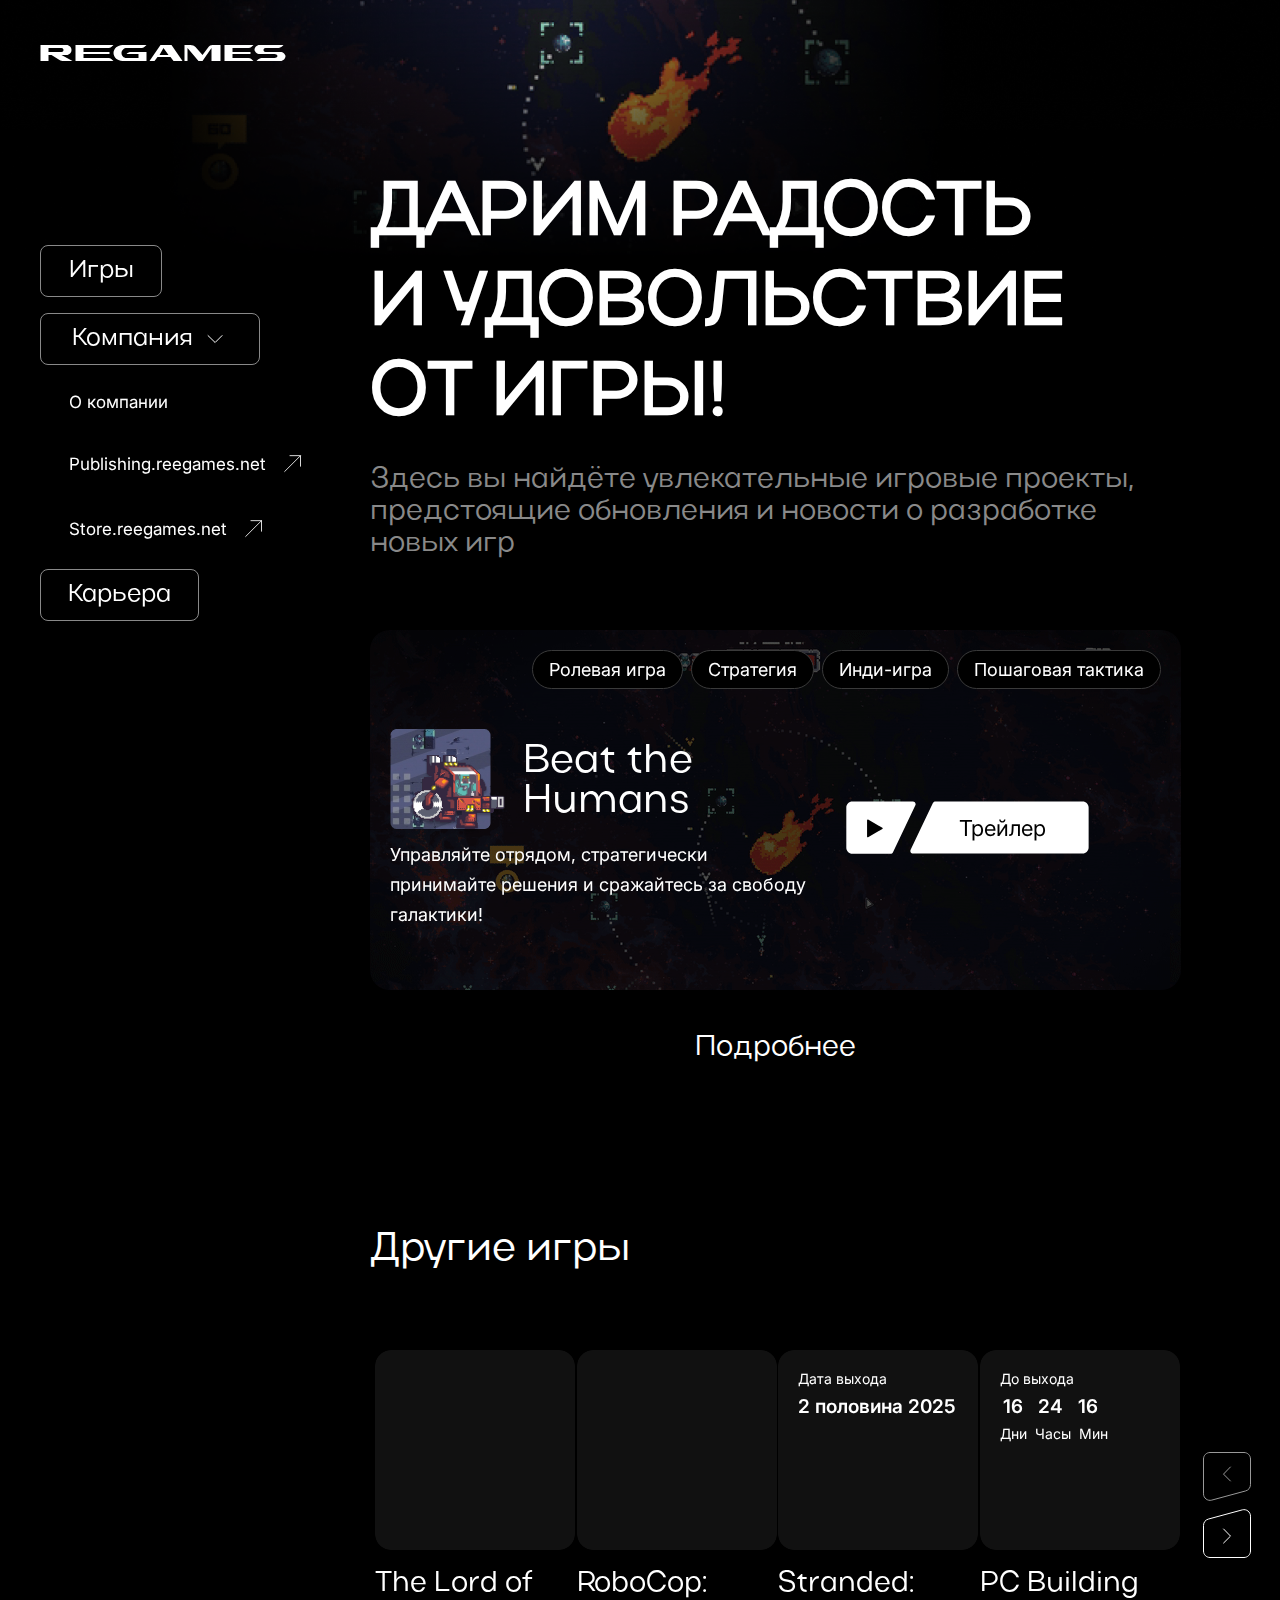
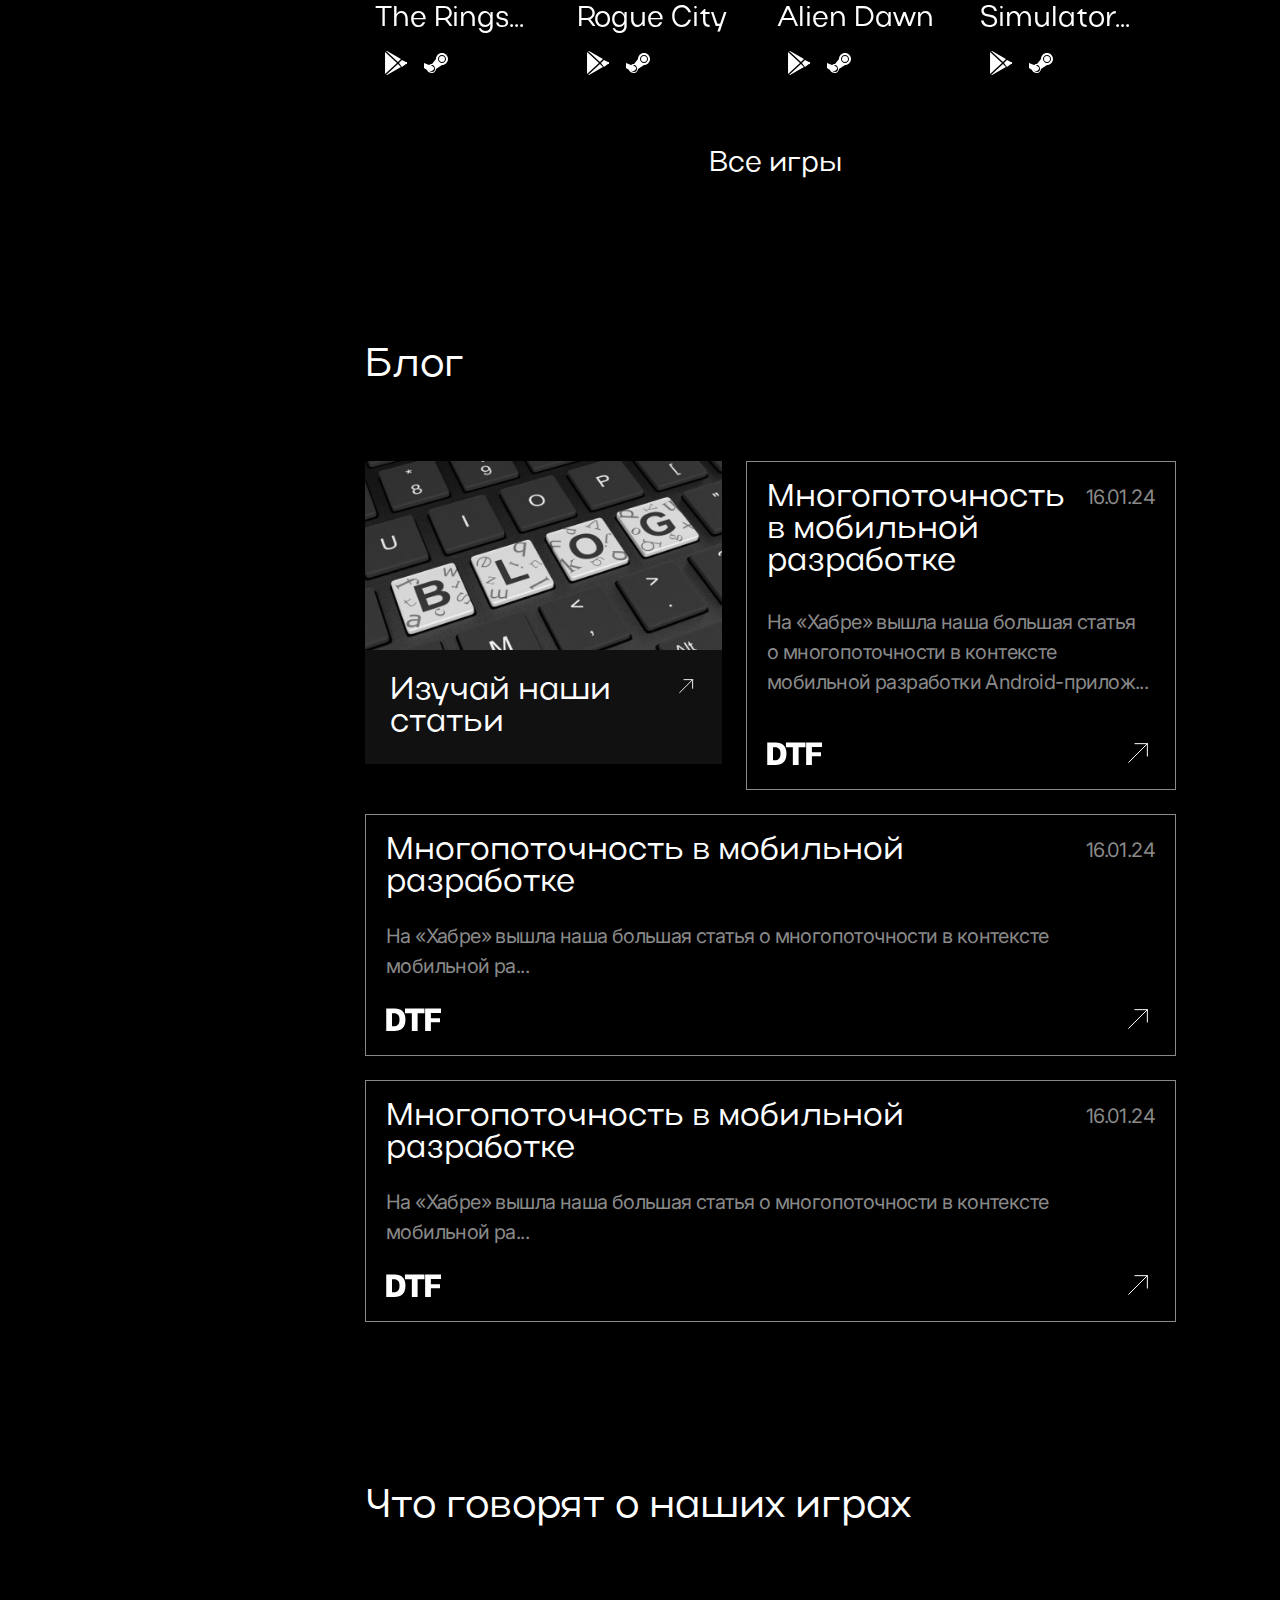
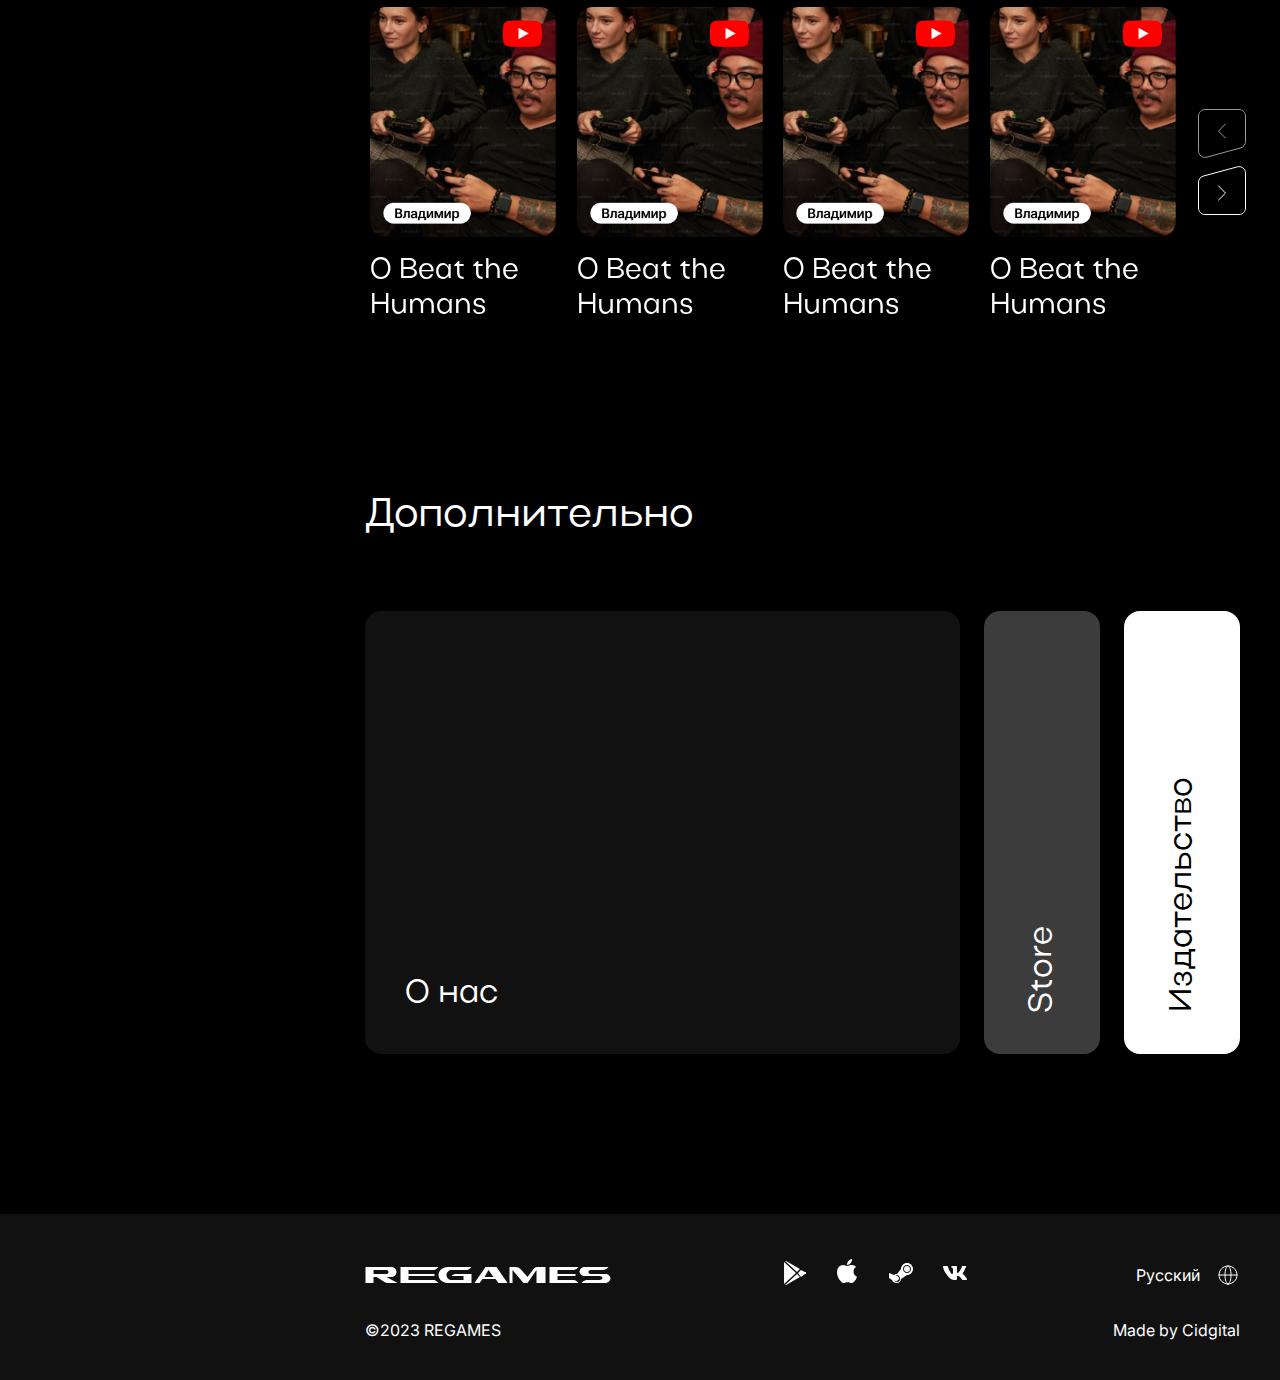
<file: index.html>
<!DOCTYPE html>
<html lang="en">

<head>
    <meta charset="UTF-8">
    <meta name="viewport" content="width=device-width, initial-scale=1.0">
    <title>Regames</title>
    <link rel="stylesheet" href="style.css">
    <link rel="stylesheet" href="https://cdn.jsdelivr.net/npm/swiper@11/swiper-bundle.min.css" />
</head>

<body class="human-body">
    <header class="header">
        <div class="menu">
            <a href="Beat_the_Humans.html" class="list">Игры</a>
            <a href="#" class="list list-company">Компания
                <svg width="25" height="24" viewBox="0 0 25 24" fill="none" xmlns="http://www.w3.org/2000/svg">
                    <path d="M19.0195 8.6L12.1195 15.5L5.01953 8.6" stroke="white" stroke-linecap="round"
                        stroke-linejoin="round" />
                </svg>
            </a>
            <div class="header-nav-dropdown-mobil">
                <a href="#" class="header-nav-dropdown-link-mobil">О компании</a>
                <a href="#" class="header-nav-dropdown-link-mobil">Publishing.reegames.net 
                    <svg width="33" height="32" viewBox="0 0 33 32" fill="none" xmlns="http://www.w3.org/2000/svg">
                        <path d="M6.6875 25.3333L25.3542 6.66663" stroke="white" stroke-linecap="round"
                            stroke-linejoin="round" />
                        <path d="M12.9102 6.66663H25.3546V19.1111" stroke="white" stroke-linecap="round"
                            stroke-linejoin="round" />
                    </svg>
                </a>
                <a href="#" class="header-nav-dropdown-link-mobil">Store.reegames.net 
                    <svg width="33" height="32" viewBox="0 0 33 32" fill="none" xmlns="http://www.w3.org/2000/svg">
                        <path d="M6.6875 25.3333L25.3542 6.66663" stroke="white" stroke-linecap="round"
                            stroke-linejoin="round" />
                        <path d="M12.9102 6.66663H25.3546V19.1111" stroke="white" stroke-linecap="round"
                            stroke-linejoin="round" />
                    </svg>
                </a>
            </div>
            <a href="#" class="list">Карьера</a>
        </div>
        <div class="header-top">

            <div class="header_left">
                <div class="stiky">
                    <a href="#" class="logo"><img src="img/Logo.svg" alt=""></a>
                    <nav class="header-nav">
                        <a class="header-nav-link" href="Beat_the_Humans.html">Игры</a>
                        <a class="header-nav-link header-nav-link-ss">Компания
                            <svg class="black-svg" width="25" height="24" viewBox="0 0 25 24" fill="none"
                                xmlns="http://www.w3.org/2000/svg">
                                <path d="M19.0195 8.6L12.1195 15.5L5.01953 8.6" stroke="white" stroke-linecap="round"
                                    stroke-linejoin="round" />
                            </svg>
                        </a>
                        <div class="header-nav-dropdown">
                            <a href="#" class="header-nav-dropdown-link">О компании</a>
                            <a href="#" class="header-nav-dropdown-link">Publishing.reegames.net 
                                <svg class="black-svg" width="33" height="32" viewBox="0 0 33 32" fill="none"
                                    xmlns="http://www.w3.org/2000/svg">
                                    <path d="M6.6875 25.3333L25.3542 6.66663" stroke="white" stroke-linecap="round"
                                        stroke-linejoin="round" />
                                    <path d="M12.9102 6.66663H25.3546V19.1111" stroke="white" stroke-linecap="round"
                                        stroke-linejoin="round" />
                                </svg>
                            </a>
                            <a href="#" class="header-nav-dropdown-link">Store.reegames.net 
                                <svg class="black-svg" width="33" height="32" viewBox="0 0 33 32" fill="none"
                                    xmlns="http://www.w3.org/2000/svg">
                                    <path d="M6.6875 25.3333L25.3542 6.66663" stroke="white" stroke-linecap="round"
                                        stroke-linejoin="round" />
                                    <path d="M12.9102 6.66663H25.3546V19.1111" stroke="white" stroke-linecap="round"
                                        stroke-linejoin="round" />
                                </svg>
                            </a>
                        </div>
                        <a class="header-nav-link header-nav-link-3" href="#">Карьера
                        </a>
                    </nav>
                </div>
            </div>

            <div class="container">
                <div class="mobil-content">
                    <a href="#" class="logo"><img src="img/Logo.svg" alt=""></a>
                    <div class="header_burger-btn">
                        <span></span>
                        <span></span>
                        <span></span>
                    </div>
                </div>
                <div class="header_rigth">
                    <h1 class="header_rigth-title">Дарим радость
                        и удовольствие от игры!
                    </h1>
                    <p class="header_rigth-text">Здесь вы найдёте увлекательные игровые проекты, предстоящие обновления
                        и новости о разработке новых игр</p>
                    <div class="header-card">
                        <div class="image-filter"></div>
                        <div class="header_card-top">
                            <a href="#" class="header_card-top-link">Ролевая игра</a>
                            <a href="#" class="header_card-top-link">Стратегия</a>
                            <a href="#" class="header_card-top-link">Инди-игра</a>
                            <a href="#" class="header_card-top-link">Пошаговая тактика</a>
                        </div>
                        <div class="header_card-bot">
                            <div class="header_card-bot-left">
                                <div class="header_card-bot-left-all">
                                    <img src="img/Frame 262.png" alt="">
                                    <h2>Beat the <br> Humans</h2>
                                </div>
                                <p class="header_card-bot-left-text">Управляйте отрядом, стратегически <br> принимайте
                                    решения и сражайтесь за свободу <br> галактики!</p>
                            </div>
                            <div class="header_card-bot-rigth">
                                <svg class="header_card-bot-rigth-svg header_card-bot-rigth-svg-one" width="89"
                                    height="67" viewBox="0 0 89 67" fill="none" xmlns="http://www.w3.org/2000/svg">
                                    <path
                                        d="M0.21875 7.9717C0.21875 3.8452 3.56394 0.5 7.69045 0.5H82.8316C85.3309 0.5 86.9756 3.10658 85.8997 5.36247L58.142 63.5641C57.578 64.7468 56.3843 65.5 55.0739 65.5H7.69045C3.56394 65.5 0.21875 62.1548 0.21875 58.0283V7.9717Z"
                                        fill="white" />
                                    <path
                                        d="M44.944 33.2641C45.5106 33.5911 45.5106 34.4089 44.944 34.7359L27.2434 44.9554C26.6769 45.2825 25.9687 44.8736 25.9687 44.2194L25.9687 23.7806C25.9687 23.1264 26.6769 22.7175 27.2435 23.0446L44.944 33.2641Z"
                                        fill="black" />
                                </svg>
                                <a href="https://www.youtube.com/watch?v=gSIAi5PvFWs" target="_blank" class="svg-abs">
                                    <svg class="header_card-bot-rigth-svg header_card-bot-rigth-svg-two" width="223"
                                        height="66" viewBox="0 0 223 66" fill="none" xmlns="http://www.w3.org/2000/svg">
                                        <path
                                            d="M222.5 58.0283C222.5 62.1548 219.155 65.5 215.028 65.5L3.88716 65.5C1.38785 65.5 -0.256866 62.8934 0.819016 60.6375L28.5767 2.43592C29.1408 1.25318 30.3345 0.499983 31.6448 0.499983L215.028 0.499999C219.155 0.5 222.5 3.84519 222.5 7.9717L222.5 58.0283Z"
                                            fill="white" />
                                    </svg>
                                    <p class="svg-abs-text">Трейлер</p>
                                </a>
                            </div>
                        </div>
                    </div>
                    <a class="link" href="#">Подробнее</a>
                </div>
                <section class="other-games">
                    <h2 class="title-2">Другие игры</h2>
                    <div class="div">
                        <div class="swiper mySwiper swiper-index">
                            <div class="swiper-wrapper">
                                <div class="swiper-slide">
                                    <img src="img/Frame 288.png" alt="">
                                    <h3>The Lord of The Rings...</h3>
                                    <div class="swiper-slide-imgs">
                                        <svg class="swiper-slide-imgs-sv" width="38" height="38" viewBox="0 0 38 38"
                                            fill="none" xmlns="http://www.w3.org/2000/svg">
                                            <path
                                                d="M30.9443 19.9942L26.9617 22.9733L23.9748 19.0011L26.9617 16.022L30.9443 18.0081C31.1777 18.137 31.8048 17.7818 31.9399 18.0081C32.0751 18.2344 31.9399 18.7391 31.9399 19.0011C31.9399 19.2631 32.0751 19.7679 31.9399 19.9942C31.8048 20.2205 31.1777 19.8652 30.9443 19.9942ZM10.0357 8.07758C9.96026 8.25649 10.0354 7.88408 10.0357 8.07758V29.9246C9.95539 29.7449 10.0357 30.1401 10.0357 29.9246L21.9835 19.0011L10.0357 8.07758ZM22.9791 18.0081L25.9661 15.0289L12.027 7.08453C11.7361 6.92121 11.3632 7.03633 11.0313 7.08453L22.9791 18.0081ZM22.9791 19.9942L11.0313 30.9177C11.3342 30.9534 11.7281 31.0835 12.027 30.9177L25.9661 22.9733L22.9791 19.9942Z"
                                                fill="white" />
                                        </svg>
                                        <svg class="swiper-slide-imgs-sv" width="38" height="38" viewBox="0 0 38 38"
                                            fill="none" xmlns="http://www.w3.org/2000/svg">
                                            <path
                                                d="M28 15C28 16.76 26.7946 18 25 18C23.1893 18 22 16.7548 22 15C22 13.2452 23.1946 12 25 12C26.7946 12 28 13.24 28 15ZM31 15C31 18.2804 28.3589 21 25 21L19 25C18.7857 27.239 17.3571 29 15 29C12.8304 29 10.4446 27.9891 10 26L7 24V19L12 21C12.8089 20.521 13.9393 19.9063 15 20L19 15C19.0268 11.7561 21.6518 9 25 9C28.3643 9 31 11.7352 31 15ZM18 25C18 23.1932 16.8589 21 15 21C14.7589 21 14.2411 20.9479 14 21L15 22C16.3661 22.5311 17.5518 23.6722 17 25C16.4536 26.3278 14.3661 27.5467 13 27C12.4536 26.7917 12.5464 26.2031 12 26C12.5625 27.0258 13.7143 28 15 28C16.8589 28 18 26.8068 18 25ZM29 15C29 12.8131 27.2446 11 25 11C22.7339 11 21 12.8131 21 15C21 17.1973 22.7393 19 25 19C27.2446 19.0052 29 17.2026 29 15Z"
                                                fill="white" />
                                        </svg>
                                    </div>
                                </div>
                                <div class="swiper-slide">
                                    <img src="img/Frame 288.png" alt="">
                                    <h3>RoboCop: Rogue City</h3>
                                    <div class="swiper-slide-imgs">
                                        <svg class="swiper-slide-imgs-sv" width="38" height="38" viewBox="0 0 38 38"
                                            fill="none" xmlns="http://www.w3.org/2000/svg">
                                            <path
                                                d="M30.9443 19.9942L26.9617 22.9733L23.9748 19.0011L26.9617 16.022L30.9443 18.0081C31.1777 18.137 31.8048 17.7818 31.9399 18.0081C32.0751 18.2344 31.9399 18.7391 31.9399 19.0011C31.9399 19.2631 32.0751 19.7679 31.9399 19.9942C31.8048 20.2205 31.1777 19.8652 30.9443 19.9942ZM10.0357 8.07758C9.96026 8.25649 10.0354 7.88408 10.0357 8.07758V29.9246C9.95539 29.7449 10.0357 30.1401 10.0357 29.9246L21.9835 19.0011L10.0357 8.07758ZM22.9791 18.0081L25.9661 15.0289L12.027 7.08453C11.7361 6.92121 11.3632 7.03633 11.0313 7.08453L22.9791 18.0081ZM22.9791 19.9942L11.0313 30.9177C11.3342 30.9534 11.7281 31.0835 12.027 30.9177L25.9661 22.9733L22.9791 19.9942Z"
                                                fill="white" />
                                        </svg>
                                        <svg class="swiper-slide-imgs-sv" width="38" height="38" viewBox="0 0 38 38"
                                            fill="none" xmlns="http://www.w3.org/2000/svg">
                                            <path
                                                d="M28 15C28 16.76 26.7946 18 25 18C23.1893 18 22 16.7548 22 15C22 13.2452 23.1946 12 25 12C26.7946 12 28 13.24 28 15ZM31 15C31 18.2804 28.3589 21 25 21L19 25C18.7857 27.239 17.3571 29 15 29C12.8304 29 10.4446 27.9891 10 26L7 24V19L12 21C12.8089 20.521 13.9393 19.9063 15 20L19 15C19.0268 11.7561 21.6518 9 25 9C28.3643 9 31 11.7352 31 15ZM18 25C18 23.1932 16.8589 21 15 21C14.7589 21 14.2411 20.9479 14 21L15 22C16.3661 22.5311 17.5518 23.6722 17 25C16.4536 26.3278 14.3661 27.5467 13 27C12.4536 26.7917 12.5464 26.2031 12 26C12.5625 27.0258 13.7143 28 15 28C16.8589 28 18 26.8068 18 25ZM29 15C29 12.8131 27.2446 11 25 11C22.7339 11 21 12.8131 21 15C21 17.1973 22.7393 19 25 19C27.2446 19.0052 29 17.2026 29 15Z"
                                                fill="white" />
                                        </svg>
                                    </div>
                                </div>
                                <div class="swiper-slide">
                                    <img src="img/Frame 288.png" alt="">
                                    <p class="text-slide-one">Дата выхода</p>
                                    <p class="text-slide-two">2 половина 2025</p>
                                    <h3>Stranded: Alien Dawn</h3>
                                    <div class="swiper-slide-imgs">
                                        <svg class="swiper-slide-imgs-sv" width="38" height="38" viewBox="0 0 38 38"
                                            fill="none" xmlns="http://www.w3.org/2000/svg">
                                            <path
                                                d="M30.9443 19.9942L26.9617 22.9733L23.9748 19.0011L26.9617 16.022L30.9443 18.0081C31.1777 18.137 31.8048 17.7818 31.9399 18.0081C32.0751 18.2344 31.9399 18.7391 31.9399 19.0011C31.9399 19.2631 32.0751 19.7679 31.9399 19.9942C31.8048 20.2205 31.1777 19.8652 30.9443 19.9942ZM10.0357 8.07758C9.96026 8.25649 10.0354 7.88408 10.0357 8.07758V29.9246C9.95539 29.7449 10.0357 30.1401 10.0357 29.9246L21.9835 19.0011L10.0357 8.07758ZM22.9791 18.0081L25.9661 15.0289L12.027 7.08453C11.7361 6.92121 11.3632 7.03633 11.0313 7.08453L22.9791 18.0081ZM22.9791 19.9942L11.0313 30.9177C11.3342 30.9534 11.7281 31.0835 12.027 30.9177L25.9661 22.9733L22.9791 19.9942Z"
                                                fill="white" />
                                        </svg>
                                        <svg class="swiper-slide-imgs-sv" width="38" height="38" viewBox="0 0 38 38"
                                            fill="none" xmlns="http://www.w3.org/2000/svg">
                                            <path
                                                d="M28 15C28 16.76 26.7946 18 25 18C23.1893 18 22 16.7548 22 15C22 13.2452 23.1946 12 25 12C26.7946 12 28 13.24 28 15ZM31 15C31 18.2804 28.3589 21 25 21L19 25C18.7857 27.239 17.3571 29 15 29C12.8304 29 10.4446 27.9891 10 26L7 24V19L12 21C12.8089 20.521 13.9393 19.9063 15 20L19 15C19.0268 11.7561 21.6518 9 25 9C28.3643 9 31 11.7352 31 15ZM18 25C18 23.1932 16.8589 21 15 21C14.7589 21 14.2411 20.9479 14 21L15 22C16.3661 22.5311 17.5518 23.6722 17 25C16.4536 26.3278 14.3661 27.5467 13 27C12.4536 26.7917 12.5464 26.2031 12 26C12.5625 27.0258 13.7143 28 15 28C16.8589 28 18 26.8068 18 25ZM29 15C29 12.8131 27.2446 11 25 11C22.7339 11 21 12.8131 21 15C21 17.1973 22.7393 19 25 19C27.2446 19.0052 29 17.2026 29 15Z"
                                                fill="white" />
                                        </svg>
                                    </div>
                                </div>
                                <div class="swiper-slide">
                                    <img src="img/Frame 288.png" alt="">
                                    <p class="text-slide-one">До выхода</p>
                                    <p class="text-slide-two text-slide-two-act"><span>16</span> <span>24</span>
                                        <span>16</span>
                                    </p>
                                    <p class="text-slide-three"><span>Дни</span> <span>Часы</span> <span>Мин</span></p>
                                    <h3>PC Building Simulator...
                                    </h3>
                                    <div class="swiper-slide-imgs">
                                        <svg class="swiper-slide-imgs-sv" width="38" height="38" viewBox="0 0 38 38"
                                            fill="none" xmlns="http://www.w3.org/2000/svg">
                                            <path
                                                d="M30.9443 19.9942L26.9617 22.9733L23.9748 19.0011L26.9617 16.022L30.9443 18.0081C31.1777 18.137 31.8048 17.7818 31.9399 18.0081C32.0751 18.2344 31.9399 18.7391 31.9399 19.0011C31.9399 19.2631 32.0751 19.7679 31.9399 19.9942C31.8048 20.2205 31.1777 19.8652 30.9443 19.9942ZM10.0357 8.07758C9.96026 8.25649 10.0354 7.88408 10.0357 8.07758V29.9246C9.95539 29.7449 10.0357 30.1401 10.0357 29.9246L21.9835 19.0011L10.0357 8.07758ZM22.9791 18.0081L25.9661 15.0289L12.027 7.08453C11.7361 6.92121 11.3632 7.03633 11.0313 7.08453L22.9791 18.0081ZM22.9791 19.9942L11.0313 30.9177C11.3342 30.9534 11.7281 31.0835 12.027 30.9177L25.9661 22.9733L22.9791 19.9942Z"
                                                fill="white" />
                                        </svg>
                                        <svg class="swiper-slide-imgs-sv" width="38" height="38" viewBox="0 0 38 38"
                                            fill="none" xmlns="http://www.w3.org/2000/svg">
                                            <path
                                                d="M28 15C28 16.76 26.7946 18 25 18C23.1893 18 22 16.7548 22 15C22 13.2452 23.1946 12 25 12C26.7946 12 28 13.24 28 15ZM31 15C31 18.2804 28.3589 21 25 21L19 25C18.7857 27.239 17.3571 29 15 29C12.8304 29 10.4446 27.9891 10 26L7 24V19L12 21C12.8089 20.521 13.9393 19.9063 15 20L19 15C19.0268 11.7561 21.6518 9 25 9C28.3643 9 31 11.7352 31 15ZM18 25C18 23.1932 16.8589 21 15 21C14.7589 21 14.2411 20.9479 14 21L15 22C16.3661 22.5311 17.5518 23.6722 17 25C16.4536 26.3278 14.3661 27.5467 13 27C12.4536 26.7917 12.5464 26.2031 12 26C12.5625 27.0258 13.7143 28 15 28C16.8589 28 18 26.8068 18 25ZM29 15C29 12.8131 27.2446 11 25 11C22.7339 11 21 12.8131 21 15C21 17.1973 22.7393 19 25 19C27.2446 19.0052 29 17.2026 29 15Z"
                                                fill="white" />
                                        </svg>
                                    </div>
                                </div>
                                <div class="swiper-slide">
                                    <img src="img/Frame 288.png" alt="">
                                    <h3>The Lord of The Rings...</h3>
                                    <div class="swiper-slide-imgs">
                                        <svg class="swiper-slide-imgs-sv" width="38" height="38" viewBox="0 0 38 38"
                                            fill="none" xmlns="http://www.w3.org/2000/svg">
                                            <path
                                                d="M30.9443 19.9942L26.9617 22.9733L23.9748 19.0011L26.9617 16.022L30.9443 18.0081C31.1777 18.137 31.8048 17.7818 31.9399 18.0081C32.0751 18.2344 31.9399 18.7391 31.9399 19.0011C31.9399 19.2631 32.0751 19.7679 31.9399 19.9942C31.8048 20.2205 31.1777 19.8652 30.9443 19.9942ZM10.0357 8.07758C9.96026 8.25649 10.0354 7.88408 10.0357 8.07758V29.9246C9.95539 29.7449 10.0357 30.1401 10.0357 29.9246L21.9835 19.0011L10.0357 8.07758ZM22.9791 18.0081L25.9661 15.0289L12.027 7.08453C11.7361 6.92121 11.3632 7.03633 11.0313 7.08453L22.9791 18.0081ZM22.9791 19.9942L11.0313 30.9177C11.3342 30.9534 11.7281 31.0835 12.027 30.9177L25.9661 22.9733L22.9791 19.9942Z"
                                                fill="white" />
                                        </svg>
                                        <svg class="swiper-slide-imgs-sv" width="38" height="38" viewBox="0 0 38 38"
                                            fill="none" xmlns="http://www.w3.org/2000/svg">
                                            <path
                                                d="M28 15C28 16.76 26.7946 18 25 18C23.1893 18 22 16.7548 22 15C22 13.2452 23.1946 12 25 12C26.7946 12 28 13.24 28 15ZM31 15C31 18.2804 28.3589 21 25 21L19 25C18.7857 27.239 17.3571 29 15 29C12.8304 29 10.4446 27.9891 10 26L7 24V19L12 21C12.8089 20.521 13.9393 19.9063 15 20L19 15C19.0268 11.7561 21.6518 9 25 9C28.3643 9 31 11.7352 31 15ZM18 25C18 23.1932 16.8589 21 15 21C14.7589 21 14.2411 20.9479 14 21L15 22C16.3661 22.5311 17.5518 23.6722 17 25C16.4536 26.3278 14.3661 27.5467 13 27C12.4536 26.7917 12.5464 26.2031 12 26C12.5625 27.0258 13.7143 28 15 28C16.8589 28 18 26.8068 18 25ZM29 15C29 12.8131 27.2446 11 25 11C22.7339 11 21 12.8131 21 15C21 17.1973 22.7393 19 25 19C27.2446 19.0052 29 17.2026 29 15Z"
                                                fill="white" />
                                        </svg>
                                    </div>
                                </div>
                            </div>


                        </div>
                        <div class="swiper-buttons">
                            <div class="swiper-button-nex">
                                <svg class="swiper-button-prevs-svg" width="48" height="51" viewBox="0 0 48 51"
                                    fill="none" xmlns="http://www.w3.org/2000/svg">
                                    <path
                                        d="M47.5 44C47.5 47.5899 44.5899 50.5 41 50.5H7C3.41015 50.5 0.5 47.5899 0.5 44V18.3563C0.5 15.4209 2.46743 12.8498 5.3008 12.0824L39.3008 2.87405C43.4331 1.75488 47.5 4.86685 47.5 9.14802V44Z"
                                        stroke="white" />
                                    <path d="M20.6 36L27.5 29.1L20.6 22" stroke="white" stroke-linecap="round"
                                        stroke-linejoin="round" />
                                </svg>
                            </div>
                            <div class="swiper-button-pre">
                                <svg class="swiper-button-prevs-svg" width="48" height="51" viewBox="0 0 48 51"
                                    fill="none" xmlns="http://www.w3.org/2000/svg">
                                    <path
                                        d="M0.5 7C0.5 3.41015 3.41015 0.5 7 0.5H41C44.5899 0.5 47.5 3.41015 47.5 7V32.6437C47.5 35.5791 45.5326 38.1502 42.6992 38.9176L8.6992 48.126C4.5669 49.2451 0.5 46.1332 0.5 41.852V7Z"
                                        stroke="white" />
                                    <path d="M27.4 29L20.5 22.1L27.4 15" stroke="white" stroke-linecap="round"
                                        stroke-linejoin="round" />
                                </svg>
                            </div>
                        </div>
                    </div>

                    <a class="link link-mt" href="#">Все игры</a>
                </section>
            </div>
        </div>

    </header>
    <main class="main">
        <section class="blog">
            <div class="main-left">

            </div>
            <div class="container">
                <div class="blog_all">
                    <h2 class="title-2 title-blog">Блог</h2>
                    <div class="blog_all-list">
                        <div class="blog_all-list-top">
                            <div class="blog_all-top-item1">
                                <img src="img/Rectangle 290.png" alt="">
                                <a href="#">
                                    <p>Изучай наши статьи</p>
                                    <svg width="24" height="24" viewBox="0 0 24 24" fill="none"
                                        xmlns="http://www.w3.org/2000/svg">
                                        <path d="M5 19L19 5" stroke="white" stroke-linecap="round"
                                            stroke-linejoin="round" />
                                        <path d="M9.66797 5H19.0013V14.3333" stroke="white" stroke-linecap="round"
                                            stroke-linejoin="round" />
                                    </svg>
                                </a>
                            </div>
                            <div class="blog_all-top-item2">
                                <div class="blog_all-top-item2-top">
                                    <h3>Многопоточность в мобильной разработке</h3>
                                    <p>16.01.24</p>
                                </div>
                                <p>На «Хабре» вышла наша большая статья о многопоточности в контексте мобильной
                                    разработки Android-прилож...</p>
                                <div class="svgs">
                                    <svg width="55" height="23" viewBox="0 0 55 23" fill="none"
                                        xmlns="http://www.w3.org/2000/svg">
                                        <path
                                            d="M0.24 0.599998H8.72C10.4053 0.599998 11.9093 0.834665 13.232 1.304C14.5547 1.752 15.6747 2.424 16.592 3.32C17.5093 4.216 18.2133 5.336 18.704 6.68C19.1947 8.024 19.44 9.57067 19.44 11.32V11.96C19.44 13.752 19.184 15.3413 18.672 16.728C18.1813 18.0933 17.456 19.2453 16.496 20.184C15.5573 21.1013 14.4053 21.8053 13.04 22.296C11.6747 22.7653 10.128 23 8.4 23H0.24V0.599998ZM8.08 18.264C8.80533 18.264 9.488 18.1573 10.128 17.944C10.7893 17.7093 11.3653 17.3467 11.856 16.856C12.368 16.3653 12.7627 15.7147 13.04 14.904C13.3387 14.0933 13.488 13.112 13.488 11.96V11.32C13.488 10.232 13.3493 9.31467 13.072 8.568C12.816 7.8 12.4533 7.18133 11.984 6.712C11.536 6.22133 11.0027 5.86933 10.384 5.656C9.76533 5.44267 9.104 5.336 8.4 5.336H6V18.264H8.08ZM25.8425 5.336H18.9625V0.599998H38.4825V5.336H31.6025V23H25.8425V5.336ZM39.135 0.599998H54.975V5.016H44.895V10.2H54.015V14.36H44.895V23H39.135V0.599998Z"
                                            fill="white" />
                                    </svg>
                                    <svg width="33" height="32" viewBox="0 0 33 32" fill="none"
                                        xmlns="http://www.w3.org/2000/svg">
                                        <path d="M6.6875 25.3333L25.3542 6.66663" stroke="white" stroke-linecap="round"
                                            stroke-linejoin="round" />
                                        <path d="M12.9102 6.66663H25.3546V19.1111" stroke="white" stroke-linecap="round"
                                            stroke-linejoin="round" />
                                    </svg>
                                </div>


                            </div>
                        </div>
                        <div class="blog_all-item">
                            <div class="blog_all-top-item2-top blog_all-top-item2-toptwo">
                                <h3>Многопоточность в мобильной разработке</h3>
                                <p>16.01.24</p>
                            </div>
                            <p>На «Хабре» вышла наша большая статья о многопоточности в контексте мобильной ра...</p>
                            <div class="svgs">
                                <svg width="55" height="23" viewBox="0 0 55 23" fill="none"
                                    xmlns="http://www.w3.org/2000/svg">
                                    <path
                                        d="M0.24 0.599998H8.72C10.4053 0.599998 11.9093 0.834665 13.232 1.304C14.5547 1.752 15.6747 2.424 16.592 3.32C17.5093 4.216 18.2133 5.336 18.704 6.68C19.1947 8.024 19.44 9.57067 19.44 11.32V11.96C19.44 13.752 19.184 15.3413 18.672 16.728C18.1813 18.0933 17.456 19.2453 16.496 20.184C15.5573 21.1013 14.4053 21.8053 13.04 22.296C11.6747 22.7653 10.128 23 8.4 23H0.24V0.599998ZM8.08 18.264C8.80533 18.264 9.488 18.1573 10.128 17.944C10.7893 17.7093 11.3653 17.3467 11.856 16.856C12.368 16.3653 12.7627 15.7147 13.04 14.904C13.3387 14.0933 13.488 13.112 13.488 11.96V11.32C13.488 10.232 13.3493 9.31467 13.072 8.568C12.816 7.8 12.4533 7.18133 11.984 6.712C11.536 6.22133 11.0027 5.86933 10.384 5.656C9.76533 5.44267 9.104 5.336 8.4 5.336H6V18.264H8.08ZM25.8425 5.336H18.9625V0.599998H38.4825V5.336H31.6025V23H25.8425V5.336ZM39.135 0.599998H54.975V5.016H44.895V10.2H54.015V14.36H44.895V23H39.135V0.599998Z"
                                        fill="white" />
                                </svg>
                                <svg width="33" height="32" viewBox="0 0 33 32" fill="none"
                                    xmlns="http://www.w3.org/2000/svg">
                                    <path d="M6.6875 25.3333L25.3542 6.66663" stroke="white" stroke-linecap="round"
                                        stroke-linejoin="round" />
                                    <path d="M12.9102 6.66663H25.3546V19.1111" stroke="white" stroke-linecap="round"
                                        stroke-linejoin="round" />
                                </svg>
                            </div>
                        </div>
                        <div class="blog_all-item">
                            <div class="blog_all-top-item2-top blog_all-top-item2-toptwo">
                                <h3>Многопоточность в мобильной разработке</h3>
                                <p>16.01.24</p>
                            </div>
                            <p>На «Хабре» вышла наша большая статья о многопоточности в контексте мобильной ра...</p>
                            <div class="svgs">
                                <svg width="55" height="23" viewBox="0 0 55 23" fill="none"
                                    xmlns="http://www.w3.org/2000/svg">
                                    <path
                                        d="M0.24 0.599998H8.72C10.4053 0.599998 11.9093 0.834665 13.232 1.304C14.5547 1.752 15.6747 2.424 16.592 3.32C17.5093 4.216 18.2133 5.336 18.704 6.68C19.1947 8.024 19.44 9.57067 19.44 11.32V11.96C19.44 13.752 19.184 15.3413 18.672 16.728C18.1813 18.0933 17.456 19.2453 16.496 20.184C15.5573 21.1013 14.4053 21.8053 13.04 22.296C11.6747 22.7653 10.128 23 8.4 23H0.24V0.599998ZM8.08 18.264C8.80533 18.264 9.488 18.1573 10.128 17.944C10.7893 17.7093 11.3653 17.3467 11.856 16.856C12.368 16.3653 12.7627 15.7147 13.04 14.904C13.3387 14.0933 13.488 13.112 13.488 11.96V11.32C13.488 10.232 13.3493 9.31467 13.072 8.568C12.816 7.8 12.4533 7.18133 11.984 6.712C11.536 6.22133 11.0027 5.86933 10.384 5.656C9.76533 5.44267 9.104 5.336 8.4 5.336H6V18.264H8.08ZM25.8425 5.336H18.9625V0.599998H38.4825V5.336H31.6025V23H25.8425V5.336ZM39.135 0.599998H54.975V5.016H44.895V10.2H54.015V14.36H44.895V23H39.135V0.599998Z"
                                        fill="white" />
                                </svg>
                                <svg width="33" height="32" viewBox="0 0 33 32" fill="none"
                                    xmlns="http://www.w3.org/2000/svg">
                                    <path d="M6.6875 25.3333L25.3542 6.66663" stroke="white" stroke-linecap="round"
                                        stroke-linejoin="round" />
                                    <path d="M12.9102 6.66663H25.3546V19.1111" stroke="white" stroke-linecap="round"
                                        stroke-linejoin="round" />
                                </svg>
                            </div>
                        </div>

                    </div>
                </div>
        </section>
        <section class="videos">
            <div class="main-left">

            </div>
            <div class="container">
                <div class="videos-all">
                    <h2 class="title-2 tt-pl">Что говорят о наших играх</h2>
                    <div class="modal">
                        <div class="modal_box">
                            <!-- <iframe class="modal-frame" width="560" height="315" src="https://www.youtube.com/embed/gSIAi5PvFWs?si=eWw9umP-H4dDqTFl" title="YouTube video player" frameborder="0" allow="accelerometer; autoplay; clipboard-write; encrypted-media; gyroscope; picture-in-picture; web-share" allowfullscreen></iframe> -->
                            <?xml version="1.0" encoding="utf-8"?>
                            <svg class="modal-close" width="30px" height="30px" viewBox="0 0 24 24" fill="none"
                                xmlns="http://www.w3.org/2000/svg">
                                <path d="M16 8L8 16M8.00001 8L16 16" stroke="#fff" stroke-width="1.5"
                                    stroke-linecap="round" stroke-linejoin="round" />
                            </svg>
                        </div>
                    </div>

                    <div class="div">
                        <div class="swiper mySwiperTwo swiper-index">
                            <div class="swiper-wrapper">
                                <div class="swiper-slide slide-click">
                                    <img src="img/Frame 318.png" class="swiper-slide-img" alt="">
                                    <h3>О Beat the Humans </h3>

                                </div>
                                <div class="swiper-slide slide-click">
                                    <img src="img/Frame 318.png" class="swiper-slide-img" alt="">
                                    <h3>О Beat the Humans </h3>

                                </div>
                                <div class="swiper-slide slide-click">
                                    <img src="img/Frame 318.png" class="swiper-slide-img" alt="">
                                    <h3>О Beat the Humans </h3>

                                </div>
                                <div class="swiper-slide slide-click">
                                    <img src="img/Frame 318.png" class="swiper-slide-img" alt="">
                                    <h3>О Beat the Humans
                                    </h3>

                                </div>
                                <div class="swiper-slide slide-click">
                                    <img src="img/Frame 318.png" class="swiper-slide-img" alt="">
                                    <h3>О Beat the Humans </h3>

                                </div>
                            </div>


                        </div>
                        <div class="swiper-buttons">
                            <div class="swiper-button-nexts">
                                <svg class="swiper-button-prevs-svg" width="48" height="51" viewBox="0 0 48 51"
                                    fill="none" xmlns="http://www.w3.org/2000/svg">
                                    <path
                                        d="M47.5 44C47.5 47.5899 44.5899 50.5 41 50.5H7C3.41015 50.5 0.5 47.5899 0.5 44V18.3563C0.5 15.4209 2.46743 12.8498 5.3008 12.0824L39.3008 2.87405C43.4331 1.75488 47.5 4.86685 47.5 9.14802V44Z"
                                        stroke="white" />
                                    <path d="M20.6 36L27.5 29.1L20.6 22" stroke="white" stroke-linecap="round"
                                        stroke-linejoin="round" />
                                </svg>

                            </div>
                            <div class="swiper-button-prevs">
                                <svg class="swiper-button-prevs-svg" width="48" height="51" viewBox="0 0 48 51"
                                    fill="none" xmlns="http://www.w3.org/2000/svg">
                                    <path
                                        d="M0.5 7C0.5 3.41015 3.41015 0.5 7 0.5H41C44.5899 0.5 47.5 3.41015 47.5 7V32.6437C47.5 35.5791 45.5326 38.1502 42.6992 38.9176L8.6992 48.126C4.5669 49.2451 0.5 46.1332 0.5 41.852V7Z"
                                        stroke="white" />
                                    <path d="M27.4 29L20.5 22.1L27.4 15" stroke="white" stroke-linecap="round"
                                        stroke-linejoin="round" />
                                </svg>

                            </div>
                        </div>
                    </div>
                </div>

            </div>
        </section>
        <section class="additionally">
            <div class="main-left">

            </div>
            <div class="container">
                <div class="additionally_all">
                    <h2 class="title-2">Дополнительно</h2>
                    <div class="additionally_all-list">
                        <div class="additionally_all-item additionally_all-item--active">
                            <p class="additionally_all-item-text1">О нас</p>
                        </div>
                        <div class="additionally_all-item">
                            <p class="additionally_all-item-text2">Store</p>
                        </div>
                        <div class="additionally_all-item">
                            <p class="additionally_all-item-text3">Издательство</p>
                        </div>
                        <div class="additionally_all-item-mobil mobil-one">
                            <p class="additionally_all-item-text1-mobil">О нас</p>
                        </div>
                        <div class="additionally_all-item-mobil mobil-two">
                            <p class="additionally_all-item-text1-mobil">Store</p>
                        </div>
                        <div class="additionally_all-item-mobil mobil-three">
                            <p class="additionally_all-item-text1-mobil">Издательство</p>
                        </div>
                    </div>
                </div>
            </div>
        </section>
    </main>
    <footer class="footer">
        <div class="main-left">

        </div>
        <div class="container">
            <div class="footer_all">
                <div class="footer_top">
                    <img src="img/Logo.svg" alt="">
                    <div class="footer_top-svg">
                        <a href="#">
                            <svg width="38" height="38" viewBox="0 0 38 38" fill="none"
                                xmlns="http://www.w3.org/2000/svg">
                                <path
                                    d="M30.9443 19.9942L26.9617 22.9733L23.9748 19.0011L26.9617 16.022L30.9443 18.0081C31.1777 18.137 31.8048 17.7818 31.9399 18.0081C32.0751 18.2344 31.9399 18.7391 31.9399 19.0011C31.9399 19.2631 32.0751 19.7679 31.9399 19.9942C31.8048 20.2205 31.1777 19.8652 30.9443 19.9942ZM10.0357 8.07758C9.96026 8.25649 10.0354 7.88408 10.0357 8.07758V29.9246C9.95539 29.7449 10.0357 30.1401 10.0357 29.9246L21.9835 19.0011L10.0357 8.07758ZM22.9791 18.0081L25.9661 15.0289L12.027 7.08453C11.7361 6.92121 11.3632 7.03633 11.0313 7.08453L22.9791 18.0081ZM22.9791 19.9942L11.0313 30.9177C11.3342 30.9534 11.7281 31.0835 12.027 30.9177L25.9661 22.9733L22.9791 19.9942Z"
                                    fill="white" />
                            </svg>
                        </a>
                        <a href="#">
                            <svg width="38" height="38" viewBox="0 0 38 38" fill="none"
                                xmlns="http://www.w3.org/2000/svg">
                                <path
                                    d="M26.0325 27.6715C24.7543 28.92 23.4194 29.2486 22.0759 28.6573C20.6541 28.0528 18.6301 28.0265 17.1301 28.6573C15.2518 29.472 14.2952 28.7097 13.1734 27.6715C6.80821 21.0615 7.92566 11.2823 15.1518 10.9143C16.9126 11.0063 18.078 11.8212 19.1084 11.9C20.6475 11.5846 22.4107 10.796 24.0542 10.9143C26.0238 11.072 27.0326 11.4665 28.0108 12.8858C23.9413 15.3432 25.2696 21.2317 29 22.7429C28.2565 24.7141 27.6369 26.226 26.0325 27.6715ZM19.1084 10.9143C18.9128 7.98381 21.3412 5.23654 24.0542 5C24.4325 8.39045 20.9345 11.2428 19.1084 10.9143Z"
                                    fill="white" />
                            </svg>
                        </a>
                        <a href="#">
                            <svg width="38" height="38" viewBox="0 0 38 38" fill="none"
                                xmlns="http://www.w3.org/2000/svg">
                                <path
                                    d="M28 15C28 16.76 26.7946 18 25 18C23.1893 18 22 16.7548 22 15C22 13.2452 23.1946 12 25 12C26.7946 12 28 13.24 28 15ZM31 15C31 18.2804 28.3589 21 25 21L19 25C18.7857 27.239 17.3571 29 15 29C12.8304 29 10.4446 27.9891 10 26L7 24V19L12 21C12.8089 20.521 13.9393 19.9063 15 20L19 15C19.0268 11.7561 21.6518 9 25 9C28.3643 9 31 11.7352 31 15ZM18 25C18 23.1932 16.8589 21 15 21C14.7589 21 14.2411 20.9479 14 21L15 22C16.3661 22.5311 17.5518 23.6722 17 25C16.4536 26.3278 14.3661 27.5467 13 27C12.4536 26.7917 12.5464 26.2031 12 26C12.5625 27.0258 13.7143 28 15 28C16.8589 28 18 26.8068 18 25ZM29 15C29 12.8131 27.2446 11 25 11C22.7339 11 21 12.8131 21 15C21 17.1973 22.7393 19 25 19C27.2446 19.0052 29 17.2026 29 15Z"
                                    fill="white" />
                            </svg>
                        </a>
                        <a href="#">
                            <svg width="38" height="38" viewBox="0 0 38 38" fill="none"
                                xmlns="http://www.w3.org/2000/svg">
                                <path
                                    d="M29.9461 26H26.9531C25.9617 26 25.7374 24.756 23.9602 23.0134C22.4069 21.5467 22.3578 22.0179 21.9649 22.0179C21.4214 22.0179 20.9672 22.2806 20.9672 23.0134V25.0045C20.9672 25.6292 20.6377 26 18.9719 26C17.3558 25.8936 16.3704 25.8206 14.9813 25.0045C13.5921 24.1884 11.8478 22.369 10.9906 21.0224C8.95531 18.5403 7.68438 16.1707 7 13.0581C7 12.6732 7.24861 12.0626 7.99766 12.0626H10.9906C11.6639 12.0626 11.724 12.3793 11.9883 13.0581C13.2601 16.7256 15.0977 20.0268 15.9789 20.0268C16.3167 20.0268 16.9766 19.8564 16.9766 19.0313V15.0492C16.8651 13.3258 14.9813 13.6818 14.9813 13.0581C14.9931 12.8936 15.8534 12.1725 15.9789 12.0626C15.8107 12.0558 16.1044 11.9527 15.9789 12.0626H19.9695C20.5325 12.0626 20.9672 12.3985 20.9672 13.0581V18.0358C20.9672 18.5862 20.7972 19.0313 20.9672 19.0313C21.305 19.0313 22.3433 18.6414 22.9625 18.0358C24.2898 16.4497 25.1481 14.9506 25.9555 13.0581C26.0381 12.8309 25.7495 12.1947 25.9555 12.0626C26.1614 11.9305 26.7075 12.0459 26.9531 12.0626H29.9461C30.7319 12.0626 30.1127 12.5088 29.9461 13.0581C28.993 15.1501 28.3385 17.1858 26.9531 19.0313C26.6705 19.4534 26.5579 19.5315 26.9531 20.0268C27.2128 20.4118 28.3315 21.3031 28.9484 22.0179C29.8468 22.8959 30.3797 23.8923 30.9438 25.0045C31.1689 25.7204 30.694 26 29.9461 26Z"
                                    fill="white" />
                            </svg>
                        </a>
                    </div>
                    <div class="footer_top_rus">
                        <p>Русский</p>
                        <svg width="24" height="24" viewBox="0 0 24 24" fill="none" xmlns="http://www.w3.org/2000/svg">
                            <path
                                d="M12 21C16.9706 21 21 16.9706 21 12C21 7.02944 16.9706 3 12 3C7.02944 3 3 7.02944 3 12C3 16.9706 7.02944 21 12 21Z"
                                stroke="white" stroke-miterlimit="10" stroke-linecap="round" stroke-linejoin="round" />
                            <path
                                d="M12 21C13.6569 21 15 16.9706 15 12C15 7.02944 13.6569 3 12 3C10.3431 3 9 7.02944 9 12C9 16.9706 10.3431 21 12 21Z"
                                stroke="white" stroke-miterlimit="10" stroke-linecap="round" stroke-linejoin="round" />
                            <path d="M3 12H21" stroke="white" stroke-miterlimit="10" stroke-linecap="round"
                                stroke-linejoin="round" />
                        </svg>
                    </div>
                </div>
                <div class="footer_bot">
                    <p class="footer_bot-uppercase">©2023 Regames</p>
                    <p>Made by Cidgital</p>
                </div>
            </div>
        </div>
    </footer>


    <script src="js/index.js"></script>
    <script src="https://cdn.jsdelivr.net/npm/swiper@11/swiper-bundle.min.js"></script>
    <script src="js/swiper.js"></script>
    <script src="js/swiperTwo.js"></script>
</body>

</html>
</file>
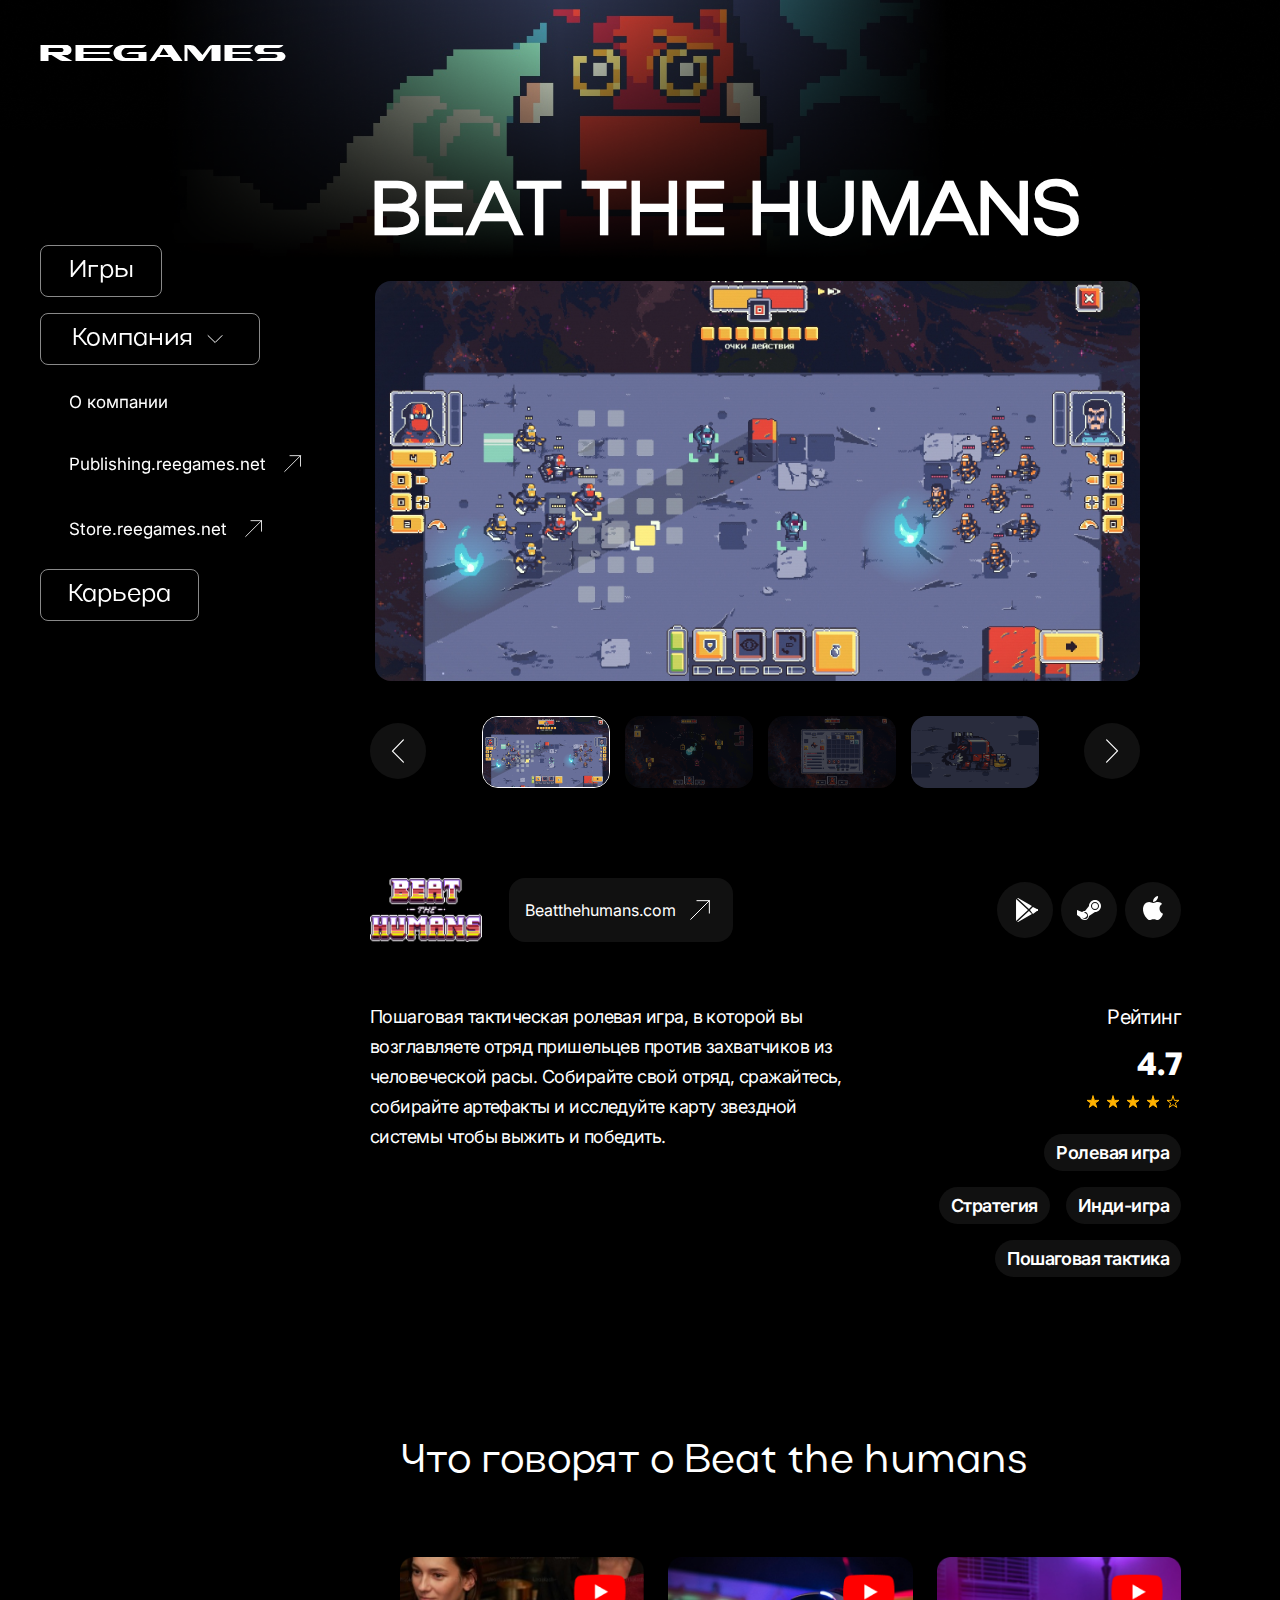
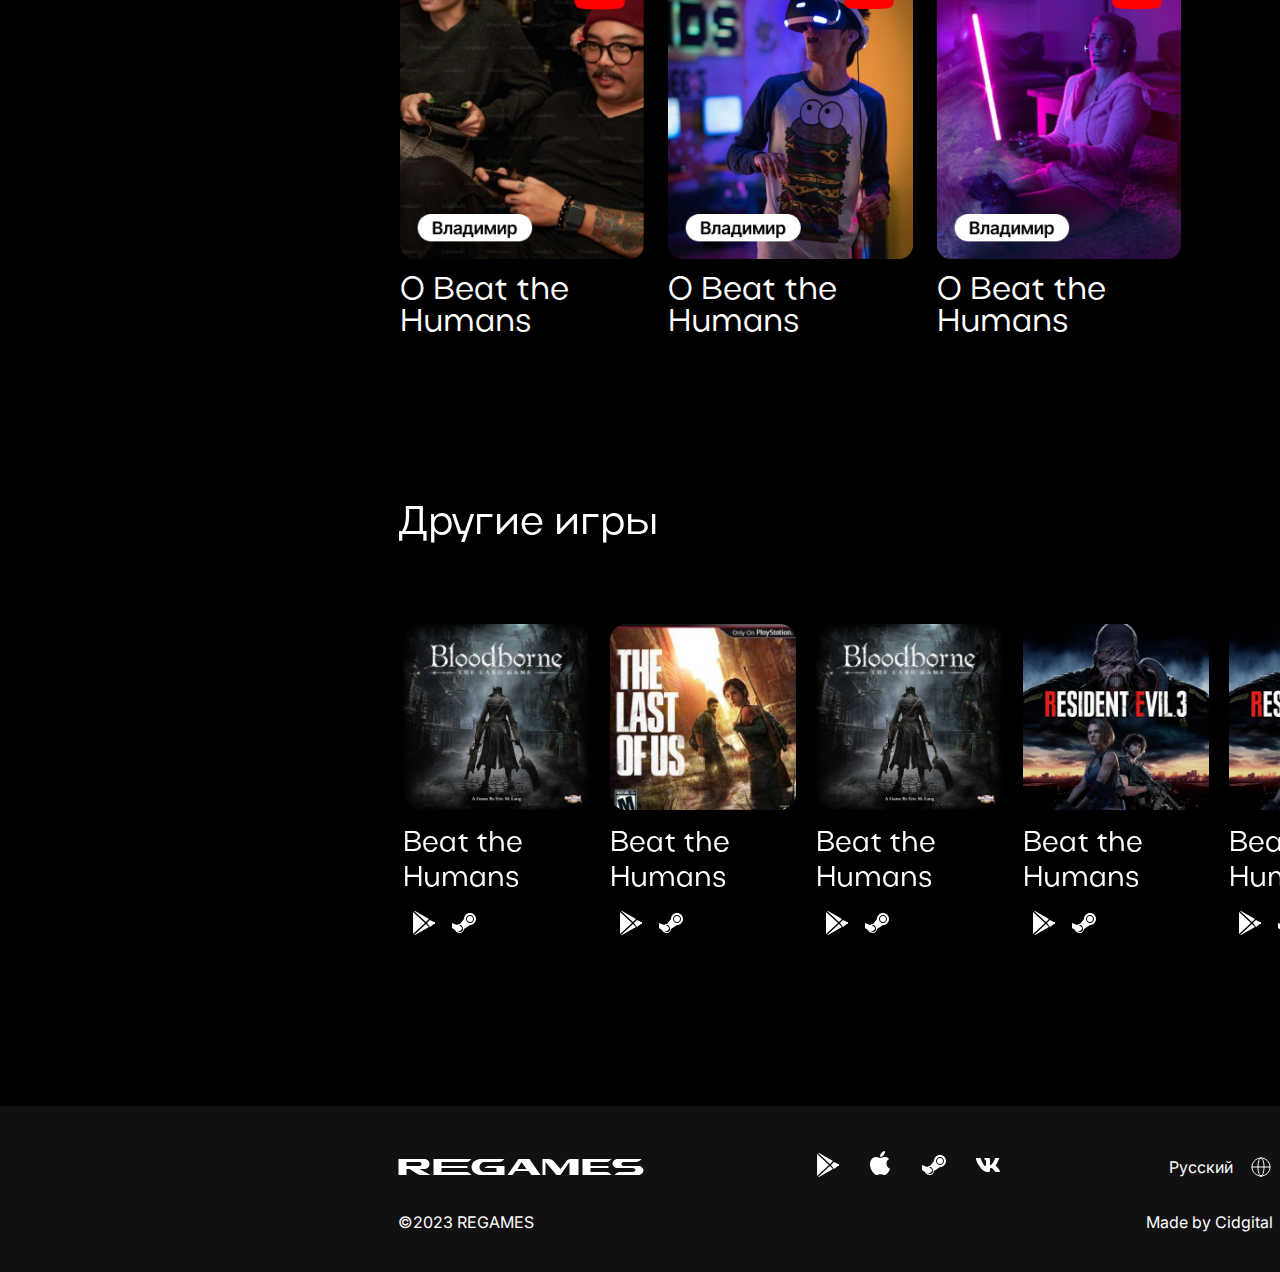
<file: Beat_the_Humans.html>
<!DOCTYPE html>
<html lang="en">
<head>
    <meta charset="UTF-8">
    <meta name="viewport" content="width=device-width, initial-scale=1.0">
    <title>Regames</title>
    <link rel="stylesheet" href="style.css">
    <link
        rel="stylesheet"
        href="https://cdn.jsdelivr.net/npm/swiper@11/swiper-bundle.min.css"
        />
</head>
<body class="human-body">
    <header class="header">
        <div class="menu">
            <a href="#" class="list">Игры</a>
            <a href="#" class="list list-company">Компания
                <svg width="25" height="24" viewBox="0 0 25 24" fill="none" xmlns="http://www.w3.org/2000/svg">
                    <path d="M19.0195 8.6L12.1195 15.5L5.01953 8.6" stroke="white" stroke-linecap="round" stroke-linejoin="round"/>
                </svg>
            </a>
            <div class="header-nav-dropdown-mobil">
                <a href="#" class="header-nav-dropdown-link-mobil">О компании</a>
                <a href="#" class="header-nav-dropdown-link-mobil">Publishing.reegames.net 
                    <svg  width="33" height="32" viewBox="0 0 33 32" fill="none" xmlns="http://www.w3.org/2000/svg">
                        <path d="M6.6875 25.3333L25.3542 6.66663" stroke="white" stroke-linecap="round" stroke-linejoin="round"/>
                        <path d="M12.9102 6.66663H25.3546V19.1111" stroke="white" stroke-linecap="round" stroke-linejoin="round"/>
                    </svg>
                </a>
                <a href="#" class="header-nav-dropdown-link-mobil">Store.reegames.net 
                    <svg width="33" height="32" viewBox="0 0 33 32" fill="none" xmlns="http://www.w3.org/2000/svg">
                        <path d="M6.6875 25.3333L25.3542 6.66663" stroke="white" stroke-linecap="round" stroke-linejoin="round"/>
                        <path d="M12.9102 6.66663H25.3546V19.1111" stroke="white" stroke-linecap="round" stroke-linejoin="round"/>
                    </svg>
                </a>
            </div>
            <a href="#" class="list">Карьера</a>
        </div>
        <div class="header-top header-top-Humans">
           
             <div class="header_left">
                <div class="stiky">
                    <a href="index.html" class="logo"><img src="img/Logo.svg" alt=""></a>
                    <nav class="header-nav">
                        <a class="header-nav-link" href="#">Игры</a>
                        <a href="#" class="header-nav-link  header-nav-link-ss" >Компания 
                            <svg class="black-svg" width="25" height="24" viewBox="0 0 25 24" fill="none" xmlns="http://www.w3.org/2000/svg">
                                <path d="M19.0195 8.6L12.1195 15.5L5.01953 8.6" stroke="white" stroke-linecap="round" stroke-linejoin="round"/>
                            </svg>
                        </a>
                        <div class="header-nav-dropdown">
                            <a href="#"  class="header-nav-dropdown-link">О компании</a>
                            <a href="#" class="header-nav-dropdown-link">Publishing.reegames.net 
                                <svg class="black-svg" width="33" height="32" viewBox="0 0 33 32" fill="none" xmlns="http://www.w3.org/2000/svg">
                                    <path d="M6.6875 25.3333L25.3542 6.66663" stroke="white" stroke-linecap="round" stroke-linejoin="round"/>
                                    <path d="M12.9102 6.66663H25.3546V19.1111" stroke="white" stroke-linecap="round" stroke-linejoin="round"/>
                                </svg>
                            </a>
                            <a href="#" class="header-nav-dropdown-link">Store.reegames.net 
                                <svg class="black-svg" width="33" height="32" viewBox="0 0 33 32" fill="none" xmlns="http://www.w3.org/2000/svg">
                                    <path d="M6.6875 25.3333L25.3542 6.66663" stroke="white" stroke-linecap="round" stroke-linejoin="round"/>
                                    <path d="M12.9102 6.66663H25.3546V19.1111" stroke="white" stroke-linecap="round" stroke-linejoin="round"/>
                                </svg>
                            </a>
                        </div>
                        <a class="header-nav-link header-nav-link-3" href="#">Карьера 
                        </a>
                    </nav>
                </div>
              
            </div>
            
            <div class="container">
                <div class="mobil-content">
                    <a href="#" class="logo"><img src="img/Logo.svg" alt=""></a>
                    <div class="header_burger-btn">
                        <span></span>
                        <span></span>
                        <span></span>
                    </div>
                </div>
                <div class="header_rigth">
                    <h1 class="header_rigth-title">Beat the Humans
                    </h1>
                    <div style="--swiper-navigation-color: #fff; --swiper-pagination-color: #fff" class="swiper mySwiper2">
                        <div class="swiper-wrapper">
                            <div class="swiper-slide">
                                <img class="swiper-slide-im" src="img/swiper1.jpg" />
                          </div>
                          <div class="swiper-slide">
                            <img class="swiper-slide-im" src="img/swiper2.jpg" />
                          </div>
                          <div class="swiper-slide">
                            <img class="swiper-slide-im" src="img/swiper3.jpg" />
                          </div>
                          <div class="swiper-slide">
                            <img class="swiper-slide-im" src="img/swiper4.png" />
                          </div>
                        </div>
                        <div class="sw-buttons">
                            <div class="swiper-btn-next">
                                <svg width="56" height="56" viewBox="0 0 56 56" fill="none" xmlns="http://www.w3.org/2000/svg">
                                    <circle cx="28" cy="28" r="28" transform="rotate(-180 28 28)" fill="#111111"/>
                                    <path d="M22.618 16.9167L33.543 27.8417L22.618 39.0834" stroke="white" stroke-width="1.21348" stroke-linecap="round" stroke-linejoin="round"/>
                                    </svg>
                            </div>
                            <div class="swiper-btn-prev">
                               
                                <svg width="56" height="56" viewBox="0 0 56 56" fill="none" xmlns="http://www.w3.org/2000/svg">
                                    <circle cx="28" cy="28" r="28" fill="#111111"/>
                                    <path d="M33.382 39.0833L22.457 28.1583L33.382 16.9166" stroke="white" stroke-width="1.21348" stroke-linecap="round" stroke-linejoin="round"/>
                                    </svg>
                            </div>
                        </div>
                        <div thumbsSlider="" class="swiper mySwiper3 swiper-humans-two">
                            <div class="swiper-wrapper swiper-humans-two-wrapper">
                              <div class="swiper-slide">
                                    <img class="swiper-slide-im2" src="img/swiper1.jpg" />
                              </div>
                              <div class="swiper-slide">
                                <img class="swiper-slide-im2" src="img/swiper2.jpg" />
                              </div>
                              <div class="swiper-slide">
                                <img class="swiper-slide-im2" src="img/swiper3.jpg" />
                              </div>
                              <div class="swiper-slide">
                                <img class="swiper-slide-im2" src="img/swiper4.png" />
                              </div>
                              
                            </div>
                          </div>
                    </div>
                    
                      <div class="humans-magazine">
                        <div class="humans-magazine-left">
                            <img src="img/Logo 2.svg"  alt="">
                            <a href="https://beatthehumans.com/">Beatthehumans.com
                                <svg  width="33" height="32" viewBox="0 0 33 32" fill="none" xmlns="http://www.w3.org/2000/svg">
                                    <path d="M6.6875 25.3333L25.3542 6.66663" stroke="white" stroke-linecap="round" stroke-linejoin="round"/>
                                    <path d="M12.9102 6.66663H25.3546V19.1111" stroke="white" stroke-linecap="round" stroke-linejoin="round"/>
                                </svg>
                            </a>
                        </div>
                        <div class="humans-magazine-rigth">
                            <div class="humans-magazine-rigth-svg">
                                <svg width="38" height="38" viewBox="0 0 38 38" fill="none" xmlns="http://www.w3.org/2000/svg">
                                    <path d="M30.9443 19.9942L26.9617 22.9733L23.9748 19.0011L26.9617 16.022L30.9443 18.0081C31.1777 18.137 31.8048 17.7818 31.9399 18.0081C32.0751 18.2344 31.9399 18.7391 31.9399 19.0011C31.9399 19.2631 32.0751 19.7679 31.9399 19.9942C31.8048 20.2205 31.1777 19.8652 30.9443 19.9942ZM10.0357 8.07758C9.96026 8.25649 10.0354 7.88408 10.0357 8.07758V29.9246C9.95539 29.7449 10.0357 30.1401 10.0357 29.9246L21.9835 19.0011L10.0357 8.07758ZM22.9791 18.0081L25.9661 15.0289L12.027 7.08453C11.7361 6.92121 11.3632 7.03633 11.0313 7.08453L22.9791 18.0081ZM22.9791 19.9942L11.0313 30.9177C11.3342 30.9534 11.7281 31.0835 12.027 30.9177L25.9661 22.9733L22.9791 19.9942Z" fill="white"/>
                                </svg>
                            </div>
                           
                            <div class="humans-magazine-rigth-svg">
                                <svg width="38" height="38" viewBox="0 0 38 38" fill="none" xmlns="http://www.w3.org/2000/svg">
                                    <path d="M28 15C28 16.76 26.7946 18 25 18C23.1893 18 22 16.7548 22 15C22 13.2452 23.1946 12 25 12C26.7946 12 28 13.24 28 15ZM31 15C31 18.2804 28.3589 21 25 21L19 25C18.7857 27.239 17.3571 29 15 29C12.8304 29 10.4446 27.9891 10 26L7 24V19L12 21C12.8089 20.521 13.9393 19.9063 15 20L19 15C19.0268 11.7561 21.6518 9 25 9C28.3643 9 31 11.7352 31 15ZM18 25C18 23.1932 16.8589 21 15 21C14.7589 21 14.2411 20.9479 14 21L15 22C16.3661 22.5311 17.5518 23.6722 17 25C16.4536 26.3278 14.3661 27.5467 13 27C12.4536 26.7917 12.5464 26.2031 12 26C12.5625 27.0258 13.7143 28 15 28C16.8589 28 18 26.8068 18 25ZM29 15C29 12.8131 27.2446 11 25 11C22.7339 11 21 12.8131 21 15C21 17.1973 22.7393 19 25 19C27.2446 19.0052 29 17.2026 29 15Z" fill="white"/>
                                </svg>
                            </div>    
                            <div class="humans-magazine-rigth-svg">
                                <svg width="38" height="38" viewBox="0 0 38 38" fill="none" xmlns="http://www.w3.org/2000/svg">
                                    <path d="M26.0325 27.6715C24.7543 28.92 23.4194 29.2486 22.0759 28.6573C20.6541 28.0528 18.6301 28.0265 17.1301 28.6573C15.2518 29.472 14.2952 28.7097 13.1734 27.6715C6.80821 21.0615 7.92566 11.2823 15.1518 10.9143C16.9126 11.0063 18.078 11.8212 19.1084 11.9C20.6475 11.5846 22.4107 10.796 24.0542 10.9143C26.0238 11.072 27.0326 11.4665 28.0108 12.8858C23.9413 15.3432 25.2696 21.2317 29 22.7429C28.2565 24.7141 27.6369 26.226 26.0325 27.6715ZM19.1084 10.9143C18.9128 7.98381 21.3412 5.23654 24.0542 5C24.4325 8.39045 20.9345 11.2428 19.1084 10.9143Z" fill="white"/>
                                </svg>
                            </div>    
                        </div>
                           
                    </div>
                    <div class="humans-texts">
                        <div class="humans-texts-left">
                            <p>Пошаговая тактическая ролевая игра, в которой вы возглавляете отряд пришельцев против захватчиков из человеческой расы. Собирайте свой отряд, сражайтесь, собирайте артефакты и исследуйте карту звездной системы чтобы выжить и победить.</p>

                        </div>
                        <div class="humans-texts-rigth">
                            <div class="humans-texts-rigth-top">
                                <p>Рейтинг</p>
                                <h2>4.7</h2>
                                <img src="img/stars.svg" alt="">
                            </div>
                          
                            <div class="humans-texts-rigth-bot">
                               <a href="#"> Ролевая игра</a>
                               <div class="humans-texts-rigth-bot-all">
                                   <a href="#">Стратегия</a>
                                   <a href="#">Инди-игра</a>
                                </div>
                                <a href="#" class="shag">Пошаговая тактика</a>
                            </div>
                        </div>
                        
                    </div>
                  
                </div>
                <section class="videos-human">

                    <div class="container container-videos">
                        <div class="videos-all">
                            <h2 class="title-2">Что говорят о Beat the humans</h2>
                            <div class="modal">
                                <div class="modal_box">
                                    <!-- <iframe class="modal-frame" width="560" height="315" src="https://www.youtube.com/embed/gSIAi5PvFWs?si=eWw9umP-H4dDqTFl" title="YouTube video player" frameborder="0" allow="accelerometer; autoplay; clipboard-write; encrypted-media; gyroscope; picture-in-picture; web-share" allowfullscreen></iframe>
                                    <?xml version="1.0" encoding="utf-8"?>
                                    <svg class="modal-close" width="30px" height="30px" viewBox="0 0 24 24" fill="none" xmlns="http://www.w3.org/2000/svg">
                                    <path d="M16 8L8 16M8.00001 8L16 16" stroke="#fff" stroke-width="1.5" stroke-linecap="round" stroke-linejoin="round"/>
                                    </svg> -->
                                </div>
                            </div>
                           
                            <div class="div-human">
                                <div class="human-youtubes">
                                    <img src="img/Frame 318.png" class="" alt="">
                                    <h3>О Beat the Humans </h3>
                        
                                </div>
                                <div class="human-youtubes ">
                                    <img src="img/Frame 315.png" class="" alt="">
                                    <h3>О Beat the Humans </h3>
                        
                                </div>
                                <div class="human-youtubes">
                                    <img src="img/Frame 316.png" class="" alt="">
                                    <h3>О Beat the Humans </h3>
                        
                                </div>
                            </div>
                            <div class="swiper mySwiperTwoHumans swiper-index">
                                <div class="swiper-wrapper">
                                  <div class="swiper-slide slide-click">
                                    <img src="img/Frame 318.png" class="swiper-slide-img" alt="">
                                    <h3>О Beat the Humans </h3>
                        
                                  </div>
                                  <div class="swiper-slide slide-click">
                                        <img src="img/Frame 318.png" class="swiper-slide-img" alt="">
                                        <h3>О Beat the Humans </h3>
                                        
                                  </div>
                                  <div class="swiper-slide slide-click">
                                        <img src="img/Frame 318.png" class="swiper-slide-img" alt="">
                                        <h3>О Beat the Humans </h3>
                                        
                                  </div>
                                  <div class="swiper-slide slide-click">
                                        <img src="img/Frame 318.png" class="swiper-slide-img" alt="">
                                        <h3>О Beat the Humans 
                                        </h3>
                                      
                                  </div>
                                  <div class="swiper-slide slide-click">
                                        <img src="img/Frame 318.png" class="swiper-slide-img" alt="">
                                        <h3>О Beat the Humans </h3>
                                       
                                  </div>
                                </div>
                                
                               
                              </div>
                             
                            </div>
                        </div>
        
                    </div>
                </section>
            </div>
        </div>
       
    </header>   
    <main class="main main-human">
       <section class="humans-others">
            <div class="main-left main-left-overflow">
                    
            </div>
                <div class="container container-hidden">
                    <div class="humans-others-all">
                        <h2 class="title-2">Другие игры</h2>
                        <div class="div div-two">
                            <div class="swiper swiper-humans">
                                <div class="swiper-wrapper">
                                    <div class="swiper-slide"> 
                                        <img src="img/fr2.png" alt="">
                                        <h3>Beat the Humans</h3>
                                        <div class="swiper-slide-imgs">
                                            <svg class="swiper-slide-imgs-sv" width="38" height="38" viewBox="0 0 38 38" fill="none" xmlns="http://www.w3.org/2000/svg">
                                                <path d="M30.9443 19.9942L26.9617 22.9733L23.9748 19.0011L26.9617 16.022L30.9443 18.0081C31.1777 18.137 31.8048 17.7818 31.9399 18.0081C32.0751 18.2344 31.9399 18.7391 31.9399 19.0011C31.9399 19.2631 32.0751 19.7679 31.9399 19.9942C31.8048 20.2205 31.1777 19.8652 30.9443 19.9942ZM10.0357 8.07758C9.96026 8.25649 10.0354 7.88408 10.0357 8.07758V29.9246C9.95539 29.7449 10.0357 30.1401 10.0357 29.9246L21.9835 19.0011L10.0357 8.07758ZM22.9791 18.0081L25.9661 15.0289L12.027 7.08453C11.7361 6.92121 11.3632 7.03633 11.0313 7.08453L22.9791 18.0081ZM22.9791 19.9942L11.0313 30.9177C11.3342 30.9534 11.7281 31.0835 12.027 30.9177L25.9661 22.9733L22.9791 19.9942Z" fill="white"/>
                                            </svg>
                                            <svg class="swiper-slide-imgs-sv" width="38" height="38" viewBox="0 0 38 38" fill="none" xmlns="http://www.w3.org/2000/svg">
                                                <path d="M28 15C28 16.76 26.7946 18 25 18C23.1893 18 22 16.7548 22 15C22 13.2452 23.1946 12 25 12C26.7946 12 28 13.24 28 15ZM31 15C31 18.2804 28.3589 21 25 21L19 25C18.7857 27.239 17.3571 29 15 29C12.8304 29 10.4446 27.9891 10 26L7 24V19L12 21C12.8089 20.521 13.9393 19.9063 15 20L19 15C19.0268 11.7561 21.6518 9 25 9C28.3643 9 31 11.7352 31 15ZM18 25C18 23.1932 16.8589 21 15 21C14.7589 21 14.2411 20.9479 14 21L15 22C16.3661 22.5311 17.5518 23.6722 17 25C16.4536 26.3278 14.3661 27.5467 13 27C12.4536 26.7917 12.5464 26.2031 12 26C12.5625 27.0258 13.7143 28 15 28C16.8589 28 18 26.8068 18 25ZM29 15C29 12.8131 27.2446 11 25 11C22.7339 11 21 12.8131 21 15C21 17.1973 22.7393 19 25 19C27.2446 19.0052 29 17.2026 29 15Z" fill="white"/>
                                            </svg>
                                        </div>
                                    </div>
                                    <div class="swiper-slide"> 
                                        <img src="img/fr3.png" alt="">
                                        <h3>Beat the Humans</h3>
                                        <div class="swiper-slide-imgs">
                                            <svg class="swiper-slide-imgs-sv" width="38" height="38" viewBox="0 0 38 38" fill="none" xmlns="http://www.w3.org/2000/svg">
                                                <path d="M30.9443 19.9942L26.9617 22.9733L23.9748 19.0011L26.9617 16.022L30.9443 18.0081C31.1777 18.137 31.8048 17.7818 31.9399 18.0081C32.0751 18.2344 31.9399 18.7391 31.9399 19.0011C31.9399 19.2631 32.0751 19.7679 31.9399 19.9942C31.8048 20.2205 31.1777 19.8652 30.9443 19.9942ZM10.0357 8.07758C9.96026 8.25649 10.0354 7.88408 10.0357 8.07758V29.9246C9.95539 29.7449 10.0357 30.1401 10.0357 29.9246L21.9835 19.0011L10.0357 8.07758ZM22.9791 18.0081L25.9661 15.0289L12.027 7.08453C11.7361 6.92121 11.3632 7.03633 11.0313 7.08453L22.9791 18.0081ZM22.9791 19.9942L11.0313 30.9177C11.3342 30.9534 11.7281 31.0835 12.027 30.9177L25.9661 22.9733L22.9791 19.9942Z" fill="white"/>
                                            </svg>
                                            <svg class="swiper-slide-imgs-sv" width="38" height="38" viewBox="0 0 38 38" fill="none" xmlns="http://www.w3.org/2000/svg">
                                                <path d="M28 15C28 16.76 26.7946 18 25 18C23.1893 18 22 16.7548 22 15C22 13.2452 23.1946 12 25 12C26.7946 12 28 13.24 28 15ZM31 15C31 18.2804 28.3589 21 25 21L19 25C18.7857 27.239 17.3571 29 15 29C12.8304 29 10.4446 27.9891 10 26L7 24V19L12 21C12.8089 20.521 13.9393 19.9063 15 20L19 15C19.0268 11.7561 21.6518 9 25 9C28.3643 9 31 11.7352 31 15ZM18 25C18 23.1932 16.8589 21 15 21C14.7589 21 14.2411 20.9479 14 21L15 22C16.3661 22.5311 17.5518 23.6722 17 25C16.4536 26.3278 14.3661 27.5467 13 27C12.4536 26.7917 12.5464 26.2031 12 26C12.5625 27.0258 13.7143 28 15 28C16.8589 28 18 26.8068 18 25ZM29 15C29 12.8131 27.2446 11 25 11C22.7339 11 21 12.8131 21 15C21 17.1973 22.7393 19 25 19C27.2446 19.0052 29 17.2026 29 15Z" fill="white"/>
                                            </svg>
                                        </div>
                                    </div>
                                    <div class="swiper-slide"> 
                                        <img src="img/fr2.png" alt="">
                                        <h3>Beat the Humans</h3>
                                        <div class="swiper-slide-imgs">
                                            <svg class="swiper-slide-imgs-sv" width="38" height="38" viewBox="0 0 38 38" fill="none" xmlns="http://www.w3.org/2000/svg">
                                                <path d="M30.9443 19.9942L26.9617 22.9733L23.9748 19.0011L26.9617 16.022L30.9443 18.0081C31.1777 18.137 31.8048 17.7818 31.9399 18.0081C32.0751 18.2344 31.9399 18.7391 31.9399 19.0011C31.9399 19.2631 32.0751 19.7679 31.9399 19.9942C31.8048 20.2205 31.1777 19.8652 30.9443 19.9942ZM10.0357 8.07758C9.96026 8.25649 10.0354 7.88408 10.0357 8.07758V29.9246C9.95539 29.7449 10.0357 30.1401 10.0357 29.9246L21.9835 19.0011L10.0357 8.07758ZM22.9791 18.0081L25.9661 15.0289L12.027 7.08453C11.7361 6.92121 11.3632 7.03633 11.0313 7.08453L22.9791 18.0081ZM22.9791 19.9942L11.0313 30.9177C11.3342 30.9534 11.7281 31.0835 12.027 30.9177L25.9661 22.9733L22.9791 19.9942Z" fill="white"/>
                                            </svg>
                                            <svg class="swiper-slide-imgs-sv" width="38" height="38" viewBox="0 0 38 38" fill="none" xmlns="http://www.w3.org/2000/svg">
                                                <path d="M28 15C28 16.76 26.7946 18 25 18C23.1893 18 22 16.7548 22 15C22 13.2452 23.1946 12 25 12C26.7946 12 28 13.24 28 15ZM31 15C31 18.2804 28.3589 21 25 21L19 25C18.7857 27.239 17.3571 29 15 29C12.8304 29 10.4446 27.9891 10 26L7 24V19L12 21C12.8089 20.521 13.9393 19.9063 15 20L19 15C19.0268 11.7561 21.6518 9 25 9C28.3643 9 31 11.7352 31 15ZM18 25C18 23.1932 16.8589 21 15 21C14.7589 21 14.2411 20.9479 14 21L15 22C16.3661 22.5311 17.5518 23.6722 17 25C16.4536 26.3278 14.3661 27.5467 13 27C12.4536 26.7917 12.5464 26.2031 12 26C12.5625 27.0258 13.7143 28 15 28C16.8589 28 18 26.8068 18 25ZM29 15C29 12.8131 27.2446 11 25 11C22.7339 11 21 12.8131 21 15C21 17.1973 22.7393 19 25 19C27.2446 19.0052 29 17.2026 29 15Z" fill="white"/>
                                            </svg>
                                        </div>
                                    </div>
                                    <div class="swiper-slide"> 
                                        <img src="img/fr4.png" alt="">
                                        <h3>Beat the Humans</h3>
                                        <div class="swiper-slide-imgs">
                                            <svg class="swiper-slide-imgs-sv" width="38" height="38" viewBox="0 0 38 38" fill="none" xmlns="http://www.w3.org/2000/svg">
                                                <path d="M30.9443 19.9942L26.9617 22.9733L23.9748 19.0011L26.9617 16.022L30.9443 18.0081C31.1777 18.137 31.8048 17.7818 31.9399 18.0081C32.0751 18.2344 31.9399 18.7391 31.9399 19.0011C31.9399 19.2631 32.0751 19.7679 31.9399 19.9942C31.8048 20.2205 31.1777 19.8652 30.9443 19.9942ZM10.0357 8.07758C9.96026 8.25649 10.0354 7.88408 10.0357 8.07758V29.9246C9.95539 29.7449 10.0357 30.1401 10.0357 29.9246L21.9835 19.0011L10.0357 8.07758ZM22.9791 18.0081L25.9661 15.0289L12.027 7.08453C11.7361 6.92121 11.3632 7.03633 11.0313 7.08453L22.9791 18.0081ZM22.9791 19.9942L11.0313 30.9177C11.3342 30.9534 11.7281 31.0835 12.027 30.9177L25.9661 22.9733L22.9791 19.9942Z" fill="white"/>
                                            </svg>
                                            <svg class="swiper-slide-imgs-sv" width="38" height="38" viewBox="0 0 38 38" fill="none" xmlns="http://www.w3.org/2000/svg">
                                                <path d="M28 15C28 16.76 26.7946 18 25 18C23.1893 18 22 16.7548 22 15C22 13.2452 23.1946 12 25 12C26.7946 12 28 13.24 28 15ZM31 15C31 18.2804 28.3589 21 25 21L19 25C18.7857 27.239 17.3571 29 15 29C12.8304 29 10.4446 27.9891 10 26L7 24V19L12 21C12.8089 20.521 13.9393 19.9063 15 20L19 15C19.0268 11.7561 21.6518 9 25 9C28.3643 9 31 11.7352 31 15ZM18 25C18 23.1932 16.8589 21 15 21C14.7589 21 14.2411 20.9479 14 21L15 22C16.3661 22.5311 17.5518 23.6722 17 25C16.4536 26.3278 14.3661 27.5467 13 27C12.4536 26.7917 12.5464 26.2031 12 26C12.5625 27.0258 13.7143 28 15 28C16.8589 28 18 26.8068 18 25ZM29 15C29 12.8131 27.2446 11 25 11C22.7339 11 21 12.8131 21 15C21 17.1973 22.7393 19 25 19C27.2446 19.0052 29 17.2026 29 15Z" fill="white"/>
                                            </svg>
                                        </div>
                                    </div>
                                    <div class="swiper-slide"> 
                                        <img src="img/fr4.png" alt="">
                                        <h3>Beat the Humans</h3>
                                        <div class="swiper-slide-imgs">
                                            <svg class="swiper-slide-imgs-sv" width="38" height="38" viewBox="0 0 38 38" fill="none" xmlns="http://www.w3.org/2000/svg">
                                                <path d="M30.9443 19.9942L26.9617 22.9733L23.9748 19.0011L26.9617 16.022L30.9443 18.0081C31.1777 18.137 31.8048 17.7818 31.9399 18.0081C32.0751 18.2344 31.9399 18.7391 31.9399 19.0011C31.9399 19.2631 32.0751 19.7679 31.9399 19.9942C31.8048 20.2205 31.1777 19.8652 30.9443 19.9942ZM10.0357 8.07758C9.96026 8.25649 10.0354 7.88408 10.0357 8.07758V29.9246C9.95539 29.7449 10.0357 30.1401 10.0357 29.9246L21.9835 19.0011L10.0357 8.07758ZM22.9791 18.0081L25.9661 15.0289L12.027 7.08453C11.7361 6.92121 11.3632 7.03633 11.0313 7.08453L22.9791 18.0081ZM22.9791 19.9942L11.0313 30.9177C11.3342 30.9534 11.7281 31.0835 12.027 30.9177L25.9661 22.9733L22.9791 19.9942Z" fill="white"/>
                                            </svg>
                                            <svg class="swiper-slide-imgs-sv" width="38" height="38" viewBox="0 0 38 38" fill="none" xmlns="http://www.w3.org/2000/svg">
                                                <path d="M28 15C28 16.76 26.7946 18 25 18C23.1893 18 22 16.7548 22 15C22 13.2452 23.1946 12 25 12C26.7946 12 28 13.24 28 15ZM31 15C31 18.2804 28.3589 21 25 21L19 25C18.7857 27.239 17.3571 29 15 29C12.8304 29 10.4446 27.9891 10 26L7 24V19L12 21C12.8089 20.521 13.9393 19.9063 15 20L19 15C19.0268 11.7561 21.6518 9 25 9C28.3643 9 31 11.7352 31 15ZM18 25C18 23.1932 16.8589 21 15 21C14.7589 21 14.2411 20.9479 14 21L15 22C16.3661 22.5311 17.5518 23.6722 17 25C16.4536 26.3278 14.3661 27.5467 13 27C12.4536 26.7917 12.5464 26.2031 12 26C12.5625 27.0258 13.7143 28 15 28C16.8589 28 18 26.8068 18 25ZM29 15C29 12.8131 27.2446 11 25 11C22.7339 11 21 12.8131 21 15C21 17.1973 22.7393 19 25 19C27.2446 19.0052 29 17.2026 29 15Z" fill="white"/>
                                            </svg>
                                        </div>
                                    </div>
                                    <div class="swiper-slide"> 
                                        <img src="img/fr3.png" alt="">
                                        <h3>Beat the Humans</h3>
                                        <div class="swiper-slide-imgs">
                                            <svg class="swiper-slide-imgs-sv" width="38" height="38" viewBox="0 0 38 38" fill="none" xmlns="http://www.w3.org/2000/svg">
                                                <path d="M30.9443 19.9942L26.9617 22.9733L23.9748 19.0011L26.9617 16.022L30.9443 18.0081C31.1777 18.137 31.8048 17.7818 31.9399 18.0081C32.0751 18.2344 31.9399 18.7391 31.9399 19.0011C31.9399 19.2631 32.0751 19.7679 31.9399 19.9942C31.8048 20.2205 31.1777 19.8652 30.9443 19.9942ZM10.0357 8.07758C9.96026 8.25649 10.0354 7.88408 10.0357 8.07758V29.9246C9.95539 29.7449 10.0357 30.1401 10.0357 29.9246L21.9835 19.0011L10.0357 8.07758ZM22.9791 18.0081L25.9661 15.0289L12.027 7.08453C11.7361 6.92121 11.3632 7.03633 11.0313 7.08453L22.9791 18.0081ZM22.9791 19.9942L11.0313 30.9177C11.3342 30.9534 11.7281 31.0835 12.027 30.9177L25.9661 22.9733L22.9791 19.9942Z" fill="white"/>
                                            </svg>
                                            <svg class="swiper-slide-imgs-sv" width="38" height="38" viewBox="0 0 38 38" fill="none" xmlns="http://www.w3.org/2000/svg">
                                                <path d="M28 15C28 16.76 26.7946 18 25 18C23.1893 18 22 16.7548 22 15C22 13.2452 23.1946 12 25 12C26.7946 12 28 13.24 28 15ZM31 15C31 18.2804 28.3589 21 25 21L19 25C18.7857 27.239 17.3571 29 15 29C12.8304 29 10.4446 27.9891 10 26L7 24V19L12 21C12.8089 20.521 13.9393 19.9063 15 20L19 15C19.0268 11.7561 21.6518 9 25 9C28.3643 9 31 11.7352 31 15ZM18 25C18 23.1932 16.8589 21 15 21C14.7589 21 14.2411 20.9479 14 21L15 22C16.3661 22.5311 17.5518 23.6722 17 25C16.4536 26.3278 14.3661 27.5467 13 27C12.4536 26.7917 12.5464 26.2031 12 26C12.5625 27.0258 13.7143 28 15 28C16.8589 28 18 26.8068 18 25ZM29 15C29 12.8131 27.2446 11 25 11C22.7339 11 21 12.8131 21 15C21 17.1973 22.7393 19 25 19C27.2446 19.0052 29 17.2026 29 15Z" fill="white"/>
                                            </svg>
                                        </div>
                                    </div>
                                    <div class="swiper-slide"> 
                                        <img src="img/fr2.png" alt="">
                                        <h3>Beat the Humans</h3>
                                        <div class="swiper-slide-imgs">
                                            <svg class="swiper-slide-imgs-sv" width="38" height="38" viewBox="0 0 38 38" fill="none" xmlns="http://www.w3.org/2000/svg">
                                                <path d="M30.9443 19.9942L26.9617 22.9733L23.9748 19.0011L26.9617 16.022L30.9443 18.0081C31.1777 18.137 31.8048 17.7818 31.9399 18.0081C32.0751 18.2344 31.9399 18.7391 31.9399 19.0011C31.9399 19.2631 32.0751 19.7679 31.9399 19.9942C31.8048 20.2205 31.1777 19.8652 30.9443 19.9942ZM10.0357 8.07758C9.96026 8.25649 10.0354 7.88408 10.0357 8.07758V29.9246C9.95539 29.7449 10.0357 30.1401 10.0357 29.9246L21.9835 19.0011L10.0357 8.07758ZM22.9791 18.0081L25.9661 15.0289L12.027 7.08453C11.7361 6.92121 11.3632 7.03633 11.0313 7.08453L22.9791 18.0081ZM22.9791 19.9942L11.0313 30.9177C11.3342 30.9534 11.7281 31.0835 12.027 30.9177L25.9661 22.9733L22.9791 19.9942Z" fill="white"/>
                                            </svg>
                                            <svg class="swiper-slide-imgs-sv" width="38" height="38" viewBox="0 0 38 38" fill="none" xmlns="http://www.w3.org/2000/svg">
                                                <path d="M28 15C28 16.76 26.7946 18 25 18C23.1893 18 22 16.7548 22 15C22 13.2452 23.1946 12 25 12C26.7946 12 28 13.24 28 15ZM31 15C31 18.2804 28.3589 21 25 21L19 25C18.7857 27.239 17.3571 29 15 29C12.8304 29 10.4446 27.9891 10 26L7 24V19L12 21C12.8089 20.521 13.9393 19.9063 15 20L19 15C19.0268 11.7561 21.6518 9 25 9C28.3643 9 31 11.7352 31 15ZM18 25C18 23.1932 16.8589 21 15 21C14.7589 21 14.2411 20.9479 14 21L15 22C16.3661 22.5311 17.5518 23.6722 17 25C16.4536 26.3278 14.3661 27.5467 13 27C12.4536 26.7917 12.5464 26.2031 12 26C12.5625 27.0258 13.7143 28 15 28C16.8589 28 18 26.8068 18 25ZM29 15C29 12.8131 27.2446 11 25 11C22.7339 11 21 12.8131 21 15C21 17.1973 22.7393 19 25 19C27.2446 19.0052 29 17.2026 29 15Z" fill="white"/>
                                            </svg>
                                        </div>
                                    </div>
                                    <div class="swiper-slide"> 
                                        <img src="img/fr2.png" alt="">
                                        <h3>Beat the Humans</h3>
                                        <div class="swiper-slide-imgs">
                                            <svg class="swiper-slide-imgs-sv" width="38" height="38" viewBox="0 0 38 38" fill="none" xmlns="http://www.w3.org/2000/svg">
                                                <path d="M30.9443 19.9942L26.9617 22.9733L23.9748 19.0011L26.9617 16.022L30.9443 18.0081C31.1777 18.137 31.8048 17.7818 31.9399 18.0081C32.0751 18.2344 31.9399 18.7391 31.9399 19.0011C31.9399 19.2631 32.0751 19.7679 31.9399 19.9942C31.8048 20.2205 31.1777 19.8652 30.9443 19.9942ZM10.0357 8.07758C9.96026 8.25649 10.0354 7.88408 10.0357 8.07758V29.9246C9.95539 29.7449 10.0357 30.1401 10.0357 29.9246L21.9835 19.0011L10.0357 8.07758ZM22.9791 18.0081L25.9661 15.0289L12.027 7.08453C11.7361 6.92121 11.3632 7.03633 11.0313 7.08453L22.9791 18.0081ZM22.9791 19.9942L11.0313 30.9177C11.3342 30.9534 11.7281 31.0835 12.027 30.9177L25.9661 22.9733L22.9791 19.9942Z" fill="white"/>
                                            </svg>
                                            <svg class="swiper-slide-imgs-sv" width="38" height="38" viewBox="0 0 38 38" fill="none" xmlns="http://www.w3.org/2000/svg">
                                                <path d="M28 15C28 16.76 26.7946 18 25 18C23.1893 18 22 16.7548 22 15C22 13.2452 23.1946 12 25 12C26.7946 12 28 13.24 28 15ZM31 15C31 18.2804 28.3589 21 25 21L19 25C18.7857 27.239 17.3571 29 15 29C12.8304 29 10.4446 27.9891 10 26L7 24V19L12 21C12.8089 20.521 13.9393 19.9063 15 20L19 15C19.0268 11.7561 21.6518 9 25 9C28.3643 9 31 11.7352 31 15ZM18 25C18 23.1932 16.8589 21 15 21C14.7589 21 14.2411 20.9479 14 21L15 22C16.3661 22.5311 17.5518 23.6722 17 25C16.4536 26.3278 14.3661 27.5467 13 27C12.4536 26.7917 12.5464 26.2031 12 26C12.5625 27.0258 13.7143 28 15 28C16.8589 28 18 26.8068 18 25ZM29 15C29 12.8131 27.2446 11 25 11C22.7339 11 21 12.8131 21 15C21 17.1973 22.7393 19 25 19C27.2446 19.0052 29 17.2026 29 15Z" fill="white"/>
                                            </svg>
                                        </div>
                                    </div>
                                
                                </div>
                            </div>
                        </div>
                    </div>
                </div>
           
       </section>
        
     

    </main>
    <footer class="footer">
        <div class="main-left main-left-overflow">
                
        </div>
        <div class="container container-footer">
            <div class="footer_all">
              <div class="footer_top">
                <img src="img/Logo.svg" alt="">
                <div class="footer_top-svg">
                    <a href="#">
                         <svg width="38" height="38" viewBox="0 0 38 38" fill="none" xmlns="http://www.w3.org/2000/svg">
                            <path d="M30.9443 19.9942L26.9617 22.9733L23.9748 19.0011L26.9617 16.022L30.9443 18.0081C31.1777 18.137 31.8048 17.7818 31.9399 18.0081C32.0751 18.2344 31.9399 18.7391 31.9399 19.0011C31.9399 19.2631 32.0751 19.7679 31.9399 19.9942C31.8048 20.2205 31.1777 19.8652 30.9443 19.9942ZM10.0357 8.07758C9.96026 8.25649 10.0354 7.88408 10.0357 8.07758V29.9246C9.95539 29.7449 10.0357 30.1401 10.0357 29.9246L21.9835 19.0011L10.0357 8.07758ZM22.9791 18.0081L25.9661 15.0289L12.027 7.08453C11.7361 6.92121 11.3632 7.03633 11.0313 7.08453L22.9791 18.0081ZM22.9791 19.9942L11.0313 30.9177C11.3342 30.9534 11.7281 31.0835 12.027 30.9177L25.9661 22.9733L22.9791 19.9942Z" fill="white"/>
                        </svg>
                    </a>
                    <a href="#">
                        <svg width="38" height="38" viewBox="0 0 38 38" fill="none" xmlns="http://www.w3.org/2000/svg">
                            <path d="M26.0325 27.6715C24.7543 28.92 23.4194 29.2486 22.0759 28.6573C20.6541 28.0528 18.6301 28.0265 17.1301 28.6573C15.2518 29.472 14.2952 28.7097 13.1734 27.6715C6.80821 21.0615 7.92566 11.2823 15.1518 10.9143C16.9126 11.0063 18.078 11.8212 19.1084 11.9C20.6475 11.5846 22.4107 10.796 24.0542 10.9143C26.0238 11.072 27.0326 11.4665 28.0108 12.8858C23.9413 15.3432 25.2696 21.2317 29 22.7429C28.2565 24.7141 27.6369 26.226 26.0325 27.6715ZM19.1084 10.9143C18.9128 7.98381 21.3412 5.23654 24.0542 5C24.4325 8.39045 20.9345 11.2428 19.1084 10.9143Z" fill="white"/>
                        </svg>
                    </a>
                    <a href="#">
                        <svg width="38" height="38" viewBox="0 0 38 38" fill="none" xmlns="http://www.w3.org/2000/svg">
                            <path d="M28 15C28 16.76 26.7946 18 25 18C23.1893 18 22 16.7548 22 15C22 13.2452 23.1946 12 25 12C26.7946 12 28 13.24 28 15ZM31 15C31 18.2804 28.3589 21 25 21L19 25C18.7857 27.239 17.3571 29 15 29C12.8304 29 10.4446 27.9891 10 26L7 24V19L12 21C12.8089 20.521 13.9393 19.9063 15 20L19 15C19.0268 11.7561 21.6518 9 25 9C28.3643 9 31 11.7352 31 15ZM18 25C18 23.1932 16.8589 21 15 21C14.7589 21 14.2411 20.9479 14 21L15 22C16.3661 22.5311 17.5518 23.6722 17 25C16.4536 26.3278 14.3661 27.5467 13 27C12.4536 26.7917 12.5464 26.2031 12 26C12.5625 27.0258 13.7143 28 15 28C16.8589 28 18 26.8068 18 25ZM29 15C29 12.8131 27.2446 11 25 11C22.7339 11 21 12.8131 21 15C21 17.1973 22.7393 19 25 19C27.2446 19.0052 29 17.2026 29 15Z" fill="white"/>
                        </svg>
                    </a>
                    <a href="#">
                        <svg width="38" height="38" viewBox="0 0 38 38" fill="none" xmlns="http://www.w3.org/2000/svg">
                            <path d="M29.9461 26H26.9531C25.9617 26 25.7374 24.756 23.9602 23.0134C22.4069 21.5467 22.3578 22.0179 21.9649 22.0179C21.4214 22.0179 20.9672 22.2806 20.9672 23.0134V25.0045C20.9672 25.6292 20.6377 26 18.9719 26C17.3558 25.8936 16.3704 25.8206 14.9813 25.0045C13.5921 24.1884 11.8478 22.369 10.9906 21.0224C8.95531 18.5403 7.68438 16.1707 7 13.0581C7 12.6732 7.24861 12.0626 7.99766 12.0626H10.9906C11.6639 12.0626 11.724 12.3793 11.9883 13.0581C13.2601 16.7256 15.0977 20.0268 15.9789 20.0268C16.3167 20.0268 16.9766 19.8564 16.9766 19.0313V15.0492C16.8651 13.3258 14.9813 13.6818 14.9813 13.0581C14.9931 12.8936 15.8534 12.1725 15.9789 12.0626C15.8107 12.0558 16.1044 11.9527 15.9789 12.0626H19.9695C20.5325 12.0626 20.9672 12.3985 20.9672 13.0581V18.0358C20.9672 18.5862 20.7972 19.0313 20.9672 19.0313C21.305 19.0313 22.3433 18.6414 22.9625 18.0358C24.2898 16.4497 25.1481 14.9506 25.9555 13.0581C26.0381 12.8309 25.7495 12.1947 25.9555 12.0626C26.1614 11.9305 26.7075 12.0459 26.9531 12.0626H29.9461C30.7319 12.0626 30.1127 12.5088 29.9461 13.0581C28.993 15.1501 28.3385 17.1858 26.9531 19.0313C26.6705 19.4534 26.5579 19.5315 26.9531 20.0268C27.2128 20.4118 28.3315 21.3031 28.9484 22.0179C29.8468 22.8959 30.3797 23.8923 30.9438 25.0045C31.1689 25.7204 30.694 26 29.9461 26Z" fill="white"/>
                        </svg>
                    </a>
                </div>
                <div class="footer_top_rus">
                    <p>Русский</p>
                    <svg width="24" height="24" viewBox="0 0 24 24" fill="none" xmlns="http://www.w3.org/2000/svg">
                        <path d="M12 21C16.9706 21 21 16.9706 21 12C21 7.02944 16.9706 3 12 3C7.02944 3 3 7.02944 3 12C3 16.9706 7.02944 21 12 21Z" stroke="white" stroke-miterlimit="10" stroke-linecap="round" stroke-linejoin="round"/>
                        <path d="M12 21C13.6569 21 15 16.9706 15 12C15 7.02944 13.6569 3 12 3C10.3431 3 9 7.02944 9 12C9 16.9706 10.3431 21 12 21Z" stroke="white" stroke-miterlimit="10" stroke-linecap="round" stroke-linejoin="round"/>
                        <path d="M3 12H21" stroke="white" stroke-miterlimit="10" stroke-linecap="round" stroke-linejoin="round"/>
                    </svg>
                </div>
              </div>
              <div class="footer_bot">
                <p class="footer_bot-uppercase">©2023 Regames</p>
                <p>Made by Cidgital</p>
              </div>
            </div>
        </div>
    </footer>

    
    <script src="js/IndexHuman.js"></script>
    <script src="https://cdn.jsdelivr.net/npm/swiper@11/swiper-bundle.min.js"></script>
    <script src="js/swiperHumans.js"></script>
    <script src="js/swiperHumansOne.js"></script>
</body>
</html>
</file>
<file: style.css>
/* Reset and base styles  */
@import url('https://fonts.googleapis.com/css2?family=Inter:wght@100..900&display=swap');
@import url('https://fonts.googleapis.com/css2?family=Golos+Text:wght@400..900&display=swap');
@font-face {
	font-family: 'Actay'; 
	src: url(./fonts/Actay-Regular.otf); 
}
 
/* Жирный */
@font-face {
	font-family: 'Actay Bold'; 
	src: url(./fonts/ActayWide-Bold.otf); 
}
* {
	padding: 0px;
	margin: 0px;
	border: none;
}

*,
*::before,
*::after {
	box-sizing: border-box;
}

/* Links */

a, a:link, a:visited  {
    text-decoration: none;
}

a:hover  {
    text-decoration: none;
}

/* Common */

aside, nav, footer, header, section, main {
	display: block;
}

h1, h2, h3, h4, h5, h6, p {
    font-size: inherit;
	font-weight: inherit;
}

ul, ul li {
	list-style: none;
}

img {
	vertical-align: top;
}

img, svg {
	max-width: 100%;
	height: auto;
}

address {
  font-style: normal;
}

/* Form */

input, textarea, button, select {
	font-family: inherit;
    font-size: inherit;
    color: inherit;
    background-color: transparent;
}

input::-ms-clear {
	display: none;
}

button, input[type="submit"] {
    display: inline-block;
    box-shadow: none;
    background-color: transparent;
    background: none;
    cursor: pointer;
}

input:focus, input:active,
button:focus, button:active {
    outline: none;
}

button::-moz-focus-inner {
	padding: 0;
	border: 0;
}

label {
	cursor: pointer;
}

legend {
	display: block;
}
/* /Reset and base styles  */
/* ROOT  */




:root {
	--main-color: #898989;
}


.body-white {
	transition: all 0.5s ease;
	color: #000;
	background-color: #fff;
}
.body-white .swiper-button-prevs-svg path {
	stroke: black;
}

.body-white .swiper-slide-imgs-sv path{
	
	fill: #000;
}
.body-white a{
	
	color: #000;
}
.body-white .blog_all-top-item2-top h3 {
	color: #000;

}
.body-white .black-svg path{
	stroke: black;
}



.body-white .svgs svg:nth-child(1) path{
	fill: #000;
}
.body-white .svgs svg:nth-child(2) path{
	stroke:#000 ;
}
.body-white .text-slide-one{
	color: white;
}
.body-white .text-slide-two{
	color: white;
}
.body-white .text-slide-three{
	color: white;
}

/* /ROOT  */
body {
	transition: all 0.5s ease;
	background-color: #000;
	font-family: "Inter", sans-serif;
	color: #FFFFFF;
}
body .blog_all-top-item2-top h3{

	color: #fff;
}
.container {
	max-width: 877px;
	margin: 0 auto;
	
	
}
.link {
	color: #fff;
	font-size: 28px;
	font-family: 'Actay'; 
	display: block;
	margin-top: 40px;
	text-align: center;
	transition: .3s;
}
.link:hover {
	color:#b05a18;
	text-decoration: underline!important;

}
/* HEADER  */
.header {
	height: 100%;
}

.header-top {
	background-image: url(img/fon1.png);
	padding-top: 40px;
	padding-left: 40px;
	background-size: contain;
	background-repeat: no-repeat;
	display: flex;
	justify-content: space-between;
	
	
}
.header_left {
	max-width: 375px;
	width: 100%;
}
.logo {
	
}
.header_left {
	
}
.header-nav {

	display: flex;
	flex-direction: column;
	gap: 16px;

	/* margin-top: 200px; */

}
.stiky {
	position: sticky;
	top: 5%;
	display: flex;
	flex-direction: column;
	gap: 180px;
}
.header-nav-link {
	cursor: pointer;
	color: #fff;
	font-size: 28px;
	font-family: 'Actay'; 
	font-weight: 400;
	padding: 19px;
	border: 0.5px solid #898989;
	text-align: center;
	border-radius: 8px;
	line-height: 28px;
	display: flex;
	align-items: center;
	gap: 10px;
	justify-content: center;
	transition: .3s;
}
.header-nav-link:hover {
	transform: scale(1.05);
}

.header-nav-link:nth-child(1) {
	max-width: 122px;
}
.header-nav-link:nth-child(2) {
	width: 260px
}
.header-nav-link-3 {
	max-width: 159px;
}
.header-nav-dropdown {
	padding-left: 40px;
	display: flex;
	flex-direction: column;
	gap: 16px;
}
.header-nav-dropdown-mobil {
	display: none;
}
.header-nav-dropdown-link {
	display: flex;
	align-items: center;
	gap: 16px;
	font-size: 20px;
	padding: 18px 24px;
	color: white;
	transition: .3s;
}
.header-nav-dropdown-link:hover {
	transform: translateX(10px);
	opacity: .9;
}
.header_rigth-title {
	padding-top: 130px;
	font-family: 'Actay'; 
	font-weight: 600;
	font-size: 90px;
	letter-spacing: -7%;
	line-height: 90px;
	text-transform: uppercase;
}
.header_rigth-text {
	font-family: 'Actay'; 
	font-weight: 400;
	padding-top: 24px;
	font-size: 32px;
	line-height: 32px;
	color: var(--main-color);
	padding-bottom: 70px;
}
.header-card {
	background-image: url(img/fon2.png);
	padding: 20px;
	border-radius: 20px;
	position: relative;
	transition: .3s;
	cursor: pointer;
}
.header-card:hover {
	transform: scale(1.02);
}
.image-filter {
		width: 100%;
		height: 100%;
		position: absolute;
		top: 0;
		left: 0;
		right: 0;
		bottom: 0;
		background: #000000B2;
	
}
.header_card-top {
	display: flex;
	gap: 8px;
	justify-content: end;
	margin-bottom: 40px;
	position: relative;
}
.header_card-top-link {
	background: #000000;
	padding: 8px 16px;
	font-weight: 400;
	font-size: 18px;
	border: 1px solid #3A3A3A;
	border-radius: 20px;
	color: white;
	transition: .3s;
}	
.header_card-top-link:hover {
	background-color: #fff;
	color: #000;
	transform: scale(1.04);
}

.header_card-bot {
	display: flex;
	gap: 40px;
	align-items: center;
	position: relative;
	padding-bottom: 40px;
}
.header_card-bot-left-all {
	display: flex;
	align-items: center;
	gap: 16px;
}
.header_card-bot-left-all h2{
	font-size: 40px;
	font-family: 'Actay'; 
	font-weight: 400;
	letter-spacing: -4%;
	line-height: 40px;
}
.header_card-bot-left {
	display: flex;
	flex-direction: column;
	gap: 6px;
}
.header_card-bot-left-text {
	font-size: 20px;
	letter-spacing: -3%;
	line-height: 30px;
}

.header_card-bot-rigth {
	display: flex;
}
.header_card-bot-rigth:hover .svg-abs{
	transform: translateX(-10px);

}
.header_card-bot-rigth-svg {
	
}
.header_card-bot-rigth-svg-one {
	transition: .3s;
}
.header_card-bot-rigth:hover .header_card-bot-rigth-svg-one{
	transform: translateX(17px);
	

}
.svg-abs {
	transition: .3s;
	margin-top: 3px;
	margin-left: -10px;
	position: relative;
}

.svg-abs-text {
	cursor: pointer;
	letter-spacing: -3%;
	font-size: 28px;
	line-height: 33.6px;
	color: #000;
	position: absolute;
	top: 15px;
	left: 56px;
}
/* /HEADER  */
/* Other-games  */
.other-games {
	padding-top: 160px;
	padding-bottom: 136px;
	
}
.title-2 {
	font-size: 40px;
	font-family: 'Actay'; 
	padding-bottom: 70px;
}
.swiper {
	position: relative;
	width: 100%;
	padding-left: 5px!important;
	padding-top: 5px!important;
}
.text-slide-one {
	font-size: 14px;

	position: absolute;
	top: 20px;
	left: 20px;

}
.text-slide-two {
	font-weight: 600;
	font-size: 19px;
	left: 20px;
	top: 45px;
	position: absolute;
}
.text-slide-two-act {
	display: flex;
	left: 23px;
	gap: 15px;
}
.text-slide-three {
	display: flex;
	gap: 8px;
	font-size: 14px;
	left: 20px;
	top: 75px;
	position: absolute;
}
.div {
	position: relative;
}

.swiper-buttons {
	position: absolute;
	top: 107px;
	right: -70px;
	z-index: 30;
	display: flex;
	flex-direction: column;
	

}
.swiper-button-nexts {
	position: relative;
	z-index: 20;
	order: 2;
	cursor: pointer;
}
.swiper-button-prevs {
	position: relative;
	z-index: 20;
	order: 1;
	cursor: pointer;

}
.swiper-button-nex {
	position: relative;
	z-index: 20;
	order: 2;
	cursor: pointer;
}
.swiper-button-pre {
	position: relative;
	z-index: 20;
	order: 1;
	cursor: pointer;

}
.swiper-button-disabled {
	opacity: .6;
}

/* SWIPER  */
/* .swiper-slide {
	max-width: 200px;
} */
.swiper-slide img {
	margin-bottom: 16px;
	border-radius: 16px!important;
	transition: .3s;
}
.swiper-slide:hover  {
	cursor: pointer;
}
.swiper-slide:hover  img{
	transform: scale(1.05);
	cursor: pointer;
}
.swiper-slide h3 {
	font-size: 32px;
	font-family: 'Actay'; 
	max-width: 200px;
	margin-bottom: 8px;
}
.link-mt {
	margin-top: 60px;
	
}
/* SWIPER  */

/* /Other-games  */
/* Main  */
/* Blog  */
.blog {
	/* background-color: #fff; */
	/* color: #000; */
	padding-top: 24px;
	padding-bottom: 160px;
	display: flex;
	justify-content: space-between;
}
.main-left {
	padding-left: 40px;
	width: 400px;
}
.blog_all {
	
}
.title-blog {
	text-align: left;

}

.blog_all-list-top {
	display: flex;
	gap: 24px;
}
.blog_all-top-item1 {
	display: flex;
	flex-direction: column;
}
.blog_all-top-item1 img{
	max-width: 424px;
	width: 100%;
}
.blog_all-top-item1 a{
	display: flex;
	padding: 20px;
	align-items: start;
	background: #111111;
}
.blog_all-top-item1 a p{
	font-size: 32px;
	line-height: 32px;
	font-family: 'Actay'; 
	color: white;
	max-width: 340px;
	width: 100%;
	

}
.blog_all-top-item2 {
	max-width: 430px;
	padding: 20px;
	width: 100%;
	border: 0.5px solid var(--main-color);
	transition: .3s;
	cursor: pointer;

}
.blog_all-top-item2:hover {
	background-color: #000;
}
.blog_all-top-item2:hover .svgs svg:nth-child(1) path{
	fill: #fff;
}
.blog_all-top-item2:hover .svgs svg:nth-child(2) path{
	stroke:#fff ;
}

.blog_all-top-item2:hover h3{
	cursor: pointer;
	color: #fff;
}
.blog_all-top-item2-top h3{
	font-size: 32px;
	line-height: 32px;
	font-family: 'Actay'; 
	font-weight: 400;

	max-width: 700px;

}
.blog_all-top-item2-top {
	display: flex;
	margin-bottom: 29px;
	justify-content: space-between;
}
.blog_all-top-item2-top p{
	color: var(--main-color);
	font-size: 18px;
	
}
.blog_all-top-item2 p, .blog_all-item p{
	color: var(--main-color);
	font-size: 20px;
	line-height: 30px;
	font-weight: 400;
	margin-bottom: 40px;	
	letter-spacing: -0.03em;



}
.blog_all-item p {
	margin-bottom: 22px;
}
.blog_all-top-item2-toptwo {
	margin-bottom: 22px;
}
.svgs {
	display: flex;
	justify-content: space-between;
	align-items: center;
}
.blog_all-item {
	color: var(--main-color);
	border: 0.5px solid #898989;
	max-width: 875px;
	width: 100%;
	margin-top: 24px;
	padding: 20px;
	transition: .3s;
	cursor: pointer;
}
.blog_all-item:hover {
	background-color: #000;
}
.blog_all-item:hover .svgs svg:nth-child(1) path{
	fill: #fff;
}
.blog_all-item:hover .svgs svg:nth-child(2) path{
	stroke:#fff ;
}

.blog_all-item:hover h3{
	cursor: pointer;
	color: #fff;
}
/* Blog  */
/* VIDEOS  */
.videos {
	display: flex;
	justify-content: space-between;
	/* background-color: #fff; */
	/* color: #000; */
	padding-bottom: 136px;
}
.videos-all {
	/* width: 875px; */
}

/* /VIDEOS  */
.additionally {
	display: flex;
	justify-content: space-between;
	padding-bottom: 160px;
	padding-top: 24px;
}
.additionally_all {
	width: 875px;
}
.additionally_all-list {
	display: flex;
	gap: 24px;
}
.additionally_all-item {
	height: 443px;
	border-radius: 16px;
	display: flex;
	align-self: end;
	justify-content: center;
	transition: .4s;
	
}
.additionally_all-item-mobil {
	display: none;
}
.additionally_all-item:nth-child(1) {
	position: relative;
	background-color: #111111;
	max-width: 116px;
	width: 100%;
	transition: .3s;
	cursor: pointer;
}
.additionally_all-item--active {
	max-width: 601px!important;
	width: 100%!important;
}
.additionally_all-item--active p {
	transform: rotate(0deg);
	bottom: 40px;
	left: 40px;
}

.additionally_all-item-text1{
	transform: rotate(-90deg);
	bottom: 64px;
    left: 14px;
	transition: .3s;
	font-size: 32px;
	position: absolute;
	font-family: 'Actay'; 
	font-weight: 400;
}
.additionally_all-item:nth-child(2) {
	background-color: #3C3C3C;
	max-width: 116px;
	width: 100%;
	transition: .3s;
	position: relative;
	cursor: pointer;
}
.additionally_all-item-text2{
	font-size: 32px;
	font-family: 'Actay'; 
	position: absolute;
	font-weight: 400;
	transition: .3s;

	bottom: 65px;
	position: absolute;
	transform: rotate(-90deg);

}

.additionally_all-item:nth-child(3) {
	background-color: #fff;
	max-width: 116px;
	width: 100%;
	color: #000;
	transition: .3s;
	position: relative;
	cursor: pointer;
}
.additionally_all-item-text3{
	transform: rotate(-90deg);
	bottom: 140px;
	position: absolute;
	font-size: 32px;
	font-family: 'Actay'; 
	font-weight: 400;
	transition: .3s;
}
/* .additionally_all-item:nth-child(1):hover, .additionally_all-item:nth-child(2):hover, .additionally_all-item:nth-child(3):hover {
	max-width: 601px;
	width: 100%;
	cursor: pointer;
}
.additionally_all-item:nth-child(1):hover p, .additionally_all-item:nth-child(2):hover p, .additionally_all-item:nth-child(3):hover p {
	transform: rotate(0deg);
	bottom: 40px;
	left: 40px;
} */

/* /Main  */
.swiper-slide-imgs-sv {
	transition: .3s;
	cursor: pointer;
}
.swiper-slide-imgs-sv:hover {
	transform: scale(1.2);
}
.none {
	display: none;
}
.header-nav-link-ss--active svg{
	transform: rotate(180deg);
}

/* FOOTER  */
.footer {
	display: flex;
	justify-content: space-between;
	padding-bottom: 40px;
	padding-top: 40px;
	background-color: #111111;
}
.footer_all {
width: 875px;
}
.footer_top {
	margin-bottom: 24px;
	display: flex;
	justify-content: space-between;
	align-items: center;

}
.footer_top-svg {
	display: flex;
	align-items: center;
	gap: 16px;
}
.footer_top-svg a {
	transition: .3s;
}
.footer_top-svg a:hover {
	transform: translateY(-10px);
}
.footer_top_rus {
	display: flex;
	gap: 16px;
	align-items: center;
}
.footer_bot {
	display: flex;
	justify-content: space-between;
	align-items: center;

}
.footer_bot-uppercase {
	text-transform: uppercase;
}
/* /FOOTER  */
/* BURGER  */
.header_burger-btn {
	display: none;
	position: relative;
	border: none;
	width: 32px;
	height: 32px;
	z-index: 10;
	cursor: pointer;
}
.header_burger-btn span {
	position: absolute;
	width: 30px;
	height: 1px;
	top: -2px;
	left: 5px;
	background-color: rgb(255, 255, 255);
	transition: all 0.5s;
}

.header_burger-btn span:nth-child(1) {
	transform: translateY(20px);
}
.header_burger-btn span:nth-child(3) {
	transform: translateY(10px);
}
.header.open .header_burger-btn span:nth-child(1) {
	transform: rotate(45deg);
}
.header.open .header_burger-btn span:nth-child(2) {
	opacity: 0;
}
.header.open .header_burger-btn span:nth-child(3) {
	transform: rotate(-45deg);
}
/* /BURGER  */
.menu {
	display: none;
}
.mobil-content {
	display: none;

}
.modal {
	position: fixed;
	left: 0;
	top: 0;
	background-color: #000000dc;
	width: 100%;
	height: 100vh;
	z-index: 999;
	display: grid;
	justify-content: center;
	align-items: center;
	overflow-y: auto;
	visibility: hidden;
	opacity: 0;
	transition: all 0.4s;
}
.modal_box {
	margin: 30px 15px;
	padding: 30px;
	background-color: transparent;
	max-width: 1050px;
	transition: all 0.5s;
	transform: scale(0);
}
.modal.open {
	visibility: visible;
	opacity: 1;
}
.modal.open .modal_box {
	transform: scale(1);
}
.body-scroll {
	overflow-y: hidden;
}
.modal-close {
	position: absolute;
	cursor: pointer;
	top: 0;
	right: 0;
}
.modal-frame {
	width: 800px;
	height: 450px;
	
}
@media(max-width:1440px) {
	.container {
		margin-left: 20px;
	}
}
@media(max-width:1400px) {
	.blog_all-top-item1 a {
		padding: 25px;
	}
	.header_left {
		max-width: 300px;
	}
	.main-left {
		max-width: 335px;
	}
	.header-nav-dropdown {
		padding-left: 5px;
	}
	.header-nav {
		top: 28%;
	}
	.container {
		margin-left: 30px;
		max-width: 858px;
	}
	.header-nav-dropdown-link {
		gap: 8px;
		font-size: 17px;
		padding: 11px 24px;
	}
	.header-nav-dropdown-link svg{
		width: 28px;
	}
	.header-nav-link {
		padding: 11px;
		font-size: 24px;
	}
	.header-nav-link:nth-child(2) {
		width: 220px;
	}
	.header_rigth-title {
		font-size: 85px;
	}
	.header_rigth-text {
		font-size: 30px;
	}
	.main-left-overflow {
		max-width: 368px;
	}
	.header_card-bot-rigth-svg-two {
		width: 183px;
		height: 53px!important;
	}
	.header_card-bot-rigth-svg-one {
		width: 72px;
		height: 54px!important;
	}
	.svg-abs-text {
		font-size: 22px;
		top: 11px;
		left: 51px;
	}
	.svg-abs {
		margin-top: 0px;
	}
 
}
@media(max-width:1300px) {
	.blog_all-top-item1 a {
		
	}
	.header_card-bot-left-text {
		font-size: 18px;
	}
	.container {
		margin-left: 30px;
		max-width: 811px;
	}
	.header_rigth-title {
		font-size: 75px;
	}
	.header_rigth-text {
		font-size: 28px;
	}
	.swiper-slide h3 {
		font-size: 28px;
	}
	
	
}
@media(max-width:1024px) {
	.mobil-content {
		padding-right: 16px;
		display: flex;
		justify-content: space-between;
	}
	.header-nav-dropdown-mobil {
		padding-left: 3px;
		display: none;
		flex-direction: column;
		gap: 16px;
		border-bottom: 0.5px solid #898989;

	}
	.list svg {
		transform: rotate(180deg);
		transition: .3s;
	}
	.list--active svg {
		transform: rotate(0deg);
	}
	.header-nav-dropdown-link-mobil {
		display: flex;
		align-items: center;
		gap: 16px;
		font-size: 20px;
		padding: 18px 24px;
		color: white;
		transition: .3s;
	}
	.none-ac {
		display: flex!important;
	}
	.header-nav-dropdown-link-mobil:hover {
		transform: translateX(10px);
		opacity: .9;
	}
	
	.header_left {
		display: none;
	}
	.header_rigth {
		display: flex;
		flex-direction: column;
		width: 100%;
		align-items: center;
		justify-content: center;
	}
	.header-top {
		padding-left: 16px;
		padding-right: 16px;
	}
	.header_burger-btn {
		display: block;
		position: relative;
		border: none;
		width: 40px;
		height: 40px;
		z-index: 1001;
	}
	.menu {
		display: block;
		position: absolute;
		left: -100%;
		top: 0;
		max-width: 1024px;
		width: 100%;
		height: 388px;
		background-color: #000000;
		transition: all 0.4s;
		z-index: 999;
	}
	.list {
		color: white;
		display: flex;
		background-color: #000000;

		border-bottom: 0.5px solid #898989;
		padding: 16px;
		font-size: 32px;
		font-family: 'Actay';
		display: flex;
		gap: 10px;
	}
	.header.open .menu{
		transform: translateX(100%);
	}
	.main-left {
		display: none;
	}
}
@media(max-width:768px) {
	.header_rigth {
		padding-right: 16px;
	}
	.swiper-buttons {
		display: none;
	}
	
	.header_rigth-title {
		font-size: 32px;
		max-width: 728px;
		line-height: 32px;
	}
	.header_rigth-text {
		font-size: 24px;
		line-height: 24px;
		max-width: 728px;

	}
	.header-card {
		max-width: 728px;

	}
	
	.header_card-bot-left-all h2 {
		font-size: 32px;
		line-height: 32px;
	}
	.header_card-top {
		flex-wrap: wrap;
	}
	.header_card-bot {
		flex-direction: column;
	}
	.blog_all-list-top {
		flex-direction: column;
	}
	
	.blog_all-top-item1 img {
		max-width: 768px;
	}
	.blog_all {
		padding-left: 16px;
		padding-right: 16px;
	}
	.blog_all-top-item1 a  {
		justify-content: space-between;
	}
	.blog_all-top-item2 {
		max-width: 768px;

	}
	.additionally_all-item--active {
		max-width: 130px!important;
	}
	
	.videos {
		overflow: hidden;
	}
	.swiper {
		width: 87vw;
	}

	.additionally_all {
		width: 100%;
		
	}
	.footer_all {
		width: 100%;
	}
	.header-top {
		
		background-image: url(./img/fon2.png);
		background-size: 100% 388px;
		padding-top: 28px;
		background-position: top center; 
	}
	.header_rigth-title {
		padding-top: 358px;
	}
	.blog_all-top-item2-top h3 {
		font-size: 24px;
		line-height: 24px;
	}
	.blog_all-top-item1 a {
		gap: 20px;
	}
	
	.blog_all-top-item1 a p {
		font-size: 24px;
		line-height: 24px;
	}
	.blog_all-top-item2-top {
		gap: 10px;
	}
	.swiper-slide h3 {
		font-size: 24px;
		font-family: 'Actay';
		max-width: 200px;
		margin-bottom: 8px;
	}
	.additionally {
		display: block;
		padding-left: 16px;
		padding-right: 16px;
	}
	.footer {
		display: block;
		padding-left: 16px;
		padding-right: 16px;
	}
	.footer_top {
		flex-direction: column;
		gap: 24px;
	}
	.additionally_all-list {
		flex-direction: column;
		width: 100%;
		align-items: start;
		justify-content: start;
	}
	.additionally_all-item {
		display: none;
		
	}
	.additionally_all-item-mobil {
		display: block;
		height: 104px;
		cursor: pointer;
		max-width: 768px;
		width: 100%;
		font-size: 24px;
		font-family: 'Actay';
		transition: .4s;
		padding: 40px;
		border-radius: 16px;
	}
	.mobil-one {
		background-color: #111111;
	}
	.mobil-two {
		background-color: #3C3C3C;
	}
	.mobil-three {
		background-color: #FFFFFF;
		color: black;
	}
	.additionally_all-item-mobil--active {
		height: 300px;
	}
	
	.footer_top {
		align-items: start;
	}
	.footer_bot {
		gap: 20px;
	}
	.container {
		margin: 0 auto;
		max-width: 877px;
		/* overflow-x: hidden; */
	}
	.videos-all {
		padding-left: 16px;
	}
	.blog_all-top-item1 a {
		padding: 20px;
	}
	.blog_all-top-item2-top {
		margin-bottom: 10px;
	}
	.blog_all-top-item2 p, .blog_all-item p {
		line-height: 24px;
		margin-bottom: 20px;
	}
	.div {
		overflow: hidden;
		margin-left: -30px;
	}
}
@media(max-width:500px) {
	.swiper-index {
		overflow: visible!important;
	}
	.additionally {
		display: block;
		padding-left: 16px;
		padding-right: 16px;
	}
	.title-2 {
		font-size: 32px;
		text-align: left;
	}
	.header-top {
		background-image: url(./img/FON5.png);
		background-size: 100% 388px;
		padding-right: 0;
		background-position: top center; 
	}
	
	.blog_all-top-item2 p, .blog_all-item p {
		font-size: 16px;
	}
	.blog_all-item h3 {
		font-size: 20px;
		line-height: 24px;
	}
	.blog_all-top-item2-top h3 {
		font-size: 20px;
		line-height: 24px;
	}
	.videos-all {
		padding-left: 8px;
		padding-right: 0px;
	}
	.tt-pl {
		padding-left: 8px;
	}
}



@media(max-width:768px) {
	.human-body {
		overflow-x: hidden!important;
	}
	.modal-frame {
		width: 500px;
		height: 350px;
		
	}
	.modal_box {
		margin: 30px 15px;
		padding: 7px;
	}
}
@media(max-width:500px) {
	.modal-frame {
		width: 350px;
		height: 250px;
		
	}
	.modal_box {
		margin: 30px 15px;
		padding: 7px;
	}
}

.header-top-Humans {
	background-image: url(img/HumansFon.png);
}
.videos-human {
	
	padding-top: 160px;
}
.div-human {
	display: flex;
	gap: 24px;
}
.human-youtubes {
	font-size: 32px;
	line-height: 32px;
	font-family: 'Actay';
	
}
.human-youtubes img{
	margin-bottom: 16px;
	
}
.humans-others {
	display: flex;
	/* justify-content: space-between; */
}
.humans-others-all {
	padding-top: 160px;
	padding-bottom: 160px;
}
.swiper-humans {
	overflow: visible!important;
}
.human-body {
	overflow-x: hidden;

}
.main-human {
	overflow-x: hidden;

}
.container-hidden {
	
	clip-path: polygon(0 0, 100vw 0, 100vw 100%, 0 100%);
}
.mySwiper2 {
	margin-top: 16px;
}
.swiper-slide-im {
	display: block;
	width: 853px!important;
	height: 500px!important;
	object-fit: cover;
	margin-bottom: 40px!important;
}
.swiper-slide-im:hover {
	transform: scale(1)!important;
}
.swiper-slide-thumb-active img{
	border: 1px solid #FFFFFF;
	border-radius: 10px;
	opacity: 1;
}

.swiper-humans-two {
	padding-bottom: 10px!important;
}
.swiper-slide-im2 {
	margin-bottom: 0px!important;

}
.swiper-slide-im2 {
	opacity: .4;
	width: 128px!important;
	height: 72px!important;
}
.swiper-humans-two-wrapper {
	display: grid!important;
	grid-template-columns: repeat(4, 128px)!important;
	align-items: center;
	justify-content: center;
	gap: 15px;
}

.sw-buttons {
	position: absolute;
	bottom: 15px;
	/* z-index: 10000; */
	display: flex;
	width: 100%;
	right: 0;
	justify-content: space-between;
}
.swiper-btn-next {
	order: 2;
	cursor: pointer;
	z-index: 100;
}
.swiper-btn-prev {
	order: 1;
	z-index: 100;
	cursor: pointer;
}
.humans-magazine {
	padding-top: 90px;
	display: flex;
	justify-content: space-between;
	align-items: center;
	padding-bottom: 70px;

}
.humans-magazine-left {
	gap: 27px;
	display: flex;
	align-items: center;
}
.humans-magazine-left a{
	gap:8px;
	border-radius: 16px;
	background-color: #111111;
	padding: 16px;
	text-decoration: solid!important;
	color: white;
	display: flex;
	align-items: center;
	transition: .3s;

}
.humans-magazine-left a svg path{
	transition: .3s;

}
.humans-magazine-left a:hover svg path{
	stroke: black;
}
.humans-magazine-left a:hover {
	background-color: #fff;
	color: #000;
}
.humans-magazine-rigth {
	display: flex;
	gap: 8px;
}
.humans-magazine-rigth-svg {
	padding: 9px;
	display: flex;
	align-items: center;
	cursor: pointer;
	background-color: #111111;
	border-radius: 50px;
	transition: .3s;
}
.humans-magazine-rigth-svg:hover {
	transform: scale(1.07);
	background-color: #fff;
}
.humans-magazine-rigth-svg svg path{
	transition: .3s;

}
.humans-magazine-rigth-svg:hover svg path{
	fill: black;
}
.humans-texts {
	display: flex;
	justify-content: space-between;
}
.humans-texts-left {
	max-width: 598px;
	font-size: 20px;
	font-weight: 400;
	line-height: 30px;
	letter-spacing: -0.03em;
	text-align: left;

}
.humans-texts-rigth {
	text-align: right;
}
.humans-texts-rigth p{
	font-size: 20px;
	font-weight: 400;
	line-height: 30px;
	letter-spacing: -0.03em;
	margin-bottom: 16px;
}
.humans-texts-rigth h2{
	font-size: 32px;
	font-weight: 700;
	font-family: "Golos Text", sans-serif;
	line-height: 30px;
	letter-spacing: -0.03em;
	margin-bottom: 16px;
}
.humans-texts-rigth img{
	margin-bottom: 24px;
}
.humans-texts-rigth-bot {
	display: flex;
	flex-direction: column;
	gap: 16px;
	align-items: end;
}
.humans-texts-rigth-bot a {
	color: white;
	font-size: 20px;
	padding: 8px 12px;
	background-color: #111111;
	border-radius: 20px;
	font-family: "Inter";
	font-weight: 600;
	letter-spacing: -0.03em;
	text-align: left;
	max-width: 151px;
	

}
.humans-texts-rigth-bot-all {
	display: flex;
	gap: 16px;
}
.shag {
	max-width: 210px!important;

}
.mySwiperTwoHumans {
	display: none!important;
}
@media(max-width:1440px) {
	.humans-texts-left {
		max-width: 550px;
		font-size: 18px;
	}
	.swiper-slide-im {
		width: 800px!important;
		height: 400px!important;
		margin-bottom: 30px!important;
	}

	.mySwiper2 {
		margin-left: 0!important;
		width: 95%;
	}
	.humans-magazine {
		padding-top: 80px;
		padding-bottom: 60px;
	}
}
@media(max-width:1300px) {
	.humans-texts-rigth-bot a {
		font-size: 18px;

	}
	.humans-texts-left {
		max-width: 500px;
		font-size: 18px;
	}

}
@media(max-width:1024px) {

}
@media(max-width:768px) {
	.header {
		overflow: hidden;
	}
	.div-human {
		display: none!important;
	}
	.mySwiperTwoHumans {
		display: block!important;
		overflow: visible!important;
		margin-left: 0px!important;
	}
	.videos-all {
		overflow: hidden;
		padding-left: 0;
	}
	.header-top-Humans {
		/* padding-right: 16px; */
	}
	.container-videos {
		margin-right: 0px;
	}
	.div-human {
		flex-direction: column;
	}
	.humans-texts {
		flex-direction: column;

	}
	.header_rigth {
		width: 97vw;
	}
	.mySwiper2 {
		margin-left: auto!important;
		width: 100%;
		/* display: none!important; */
		padding-left: 0px!important;
	}
	.swiper-slide-im {
		width: 728px!important;
		height: 400px!important;
		margin-bottom: 16px!important;
	}
	.header-top-Humans {
		background-image: url(./img/hum2.png);
		
	}
	.sw-buttons {
		bottom: 9px;
		width: 99%;
	}
	.swiper-humans-two-wrapper {
		display: grid!important;
		grid-template-columns: repeat(4, 105px)!important;
		align-items: center;
		justify-content: center;
	}
	
	.swiper-slide-im2 {
		width: 105px!important;
    	height: 62px!important;
	}	
	.humans-texts-rigth {
		margin-top: 60px;
		
		text-align: center;
	}
	.humans-texts-rigth-bot {
		align-items: start;
	}
	.humans-texts-rigth-top {
		position: relative;
		margin-bottom: 24px;
		padding: 20px;
		background:url(./img/HumanFon3.jpg);
		background-size: cover;
		background-position: center;
		
		
	}
	.humans-texts-rigth p {
		position: relative;
		z-index: 10;
	}
	.humans-texts-rigth h2 {
		position: relative;
		z-index: 10;
	}
	.humans-texts-rigth img {
		position: relative;
		z-index: 10;
	}
	.humans-texts-rigth-top::after {
			content: "";
			display: block;    
			width: 100%;
			height: 100%;    
			position: absolute;
			top: 0;      
			left: 0;   
			background: linear-gradient(180deg, rgba(0, 0, 0, 0) 0%, #000000 100%),
			linear-gradient(89.99deg, #000000 12.89%, rgba(0, 0, 0, 0) 43.74%, #000000 74.03%);

	}
	.div-two {
		margin-left: 0;
		overflow: visible;
	}
	.humans-magazine {
		flex-direction: column;
		gap: 20px;
	}
	.humans-magazine-left {
		flex-direction: column;
		gap: 20px;
	}
	.container-hidden {
		margin-left: 0;
		padding-left: 16px;
	}
	/* .swiper-humans-two {
		width: 50%!important;
	} */
}
@media(max-width:634px) {
	/* .swiper-humans-two-wrapper {
		display: flex!important;
		justify-content: center;
	} */
	/* .swiper-humans-two .swiper-slide {
		width: 25%!important;
	} */
	.swiper-humans-two-wrapper {
		grid-template-columns: repeat(4, 80px)!important;
	}
	
	.swiper-slide-im2 {
		width: 80px!important;
	}
	
	.mySwiper3 .swiper-slide{
		width: 80px!important;
	}
} 
@media(max-width:500px) {
	.swiper-humans-two-wrapper {
		grid-template-columns: repeat(4, 105px)!important;
	}
	.mySwiper3 .swiper-slide{
		width: 105px!important;
	}
	.swiper-slide-im2 {
		width: 105px!important;
	}
	.swiper-humans-two {
		width: 54%;
	}
}
@media(max-width:460px) {
	.swiper-humans-two-wrapper {
		grid-template-columns: repeat(4, 95px)!important;
	}
	.mySwiper3 .swiper-slide{
		width: 95px!important;
	}
	.swiper-slide-im2 {
		width:95px!important;
	}
	.swiper-humans-two {
		width: 70%;
	}
}
</file>
